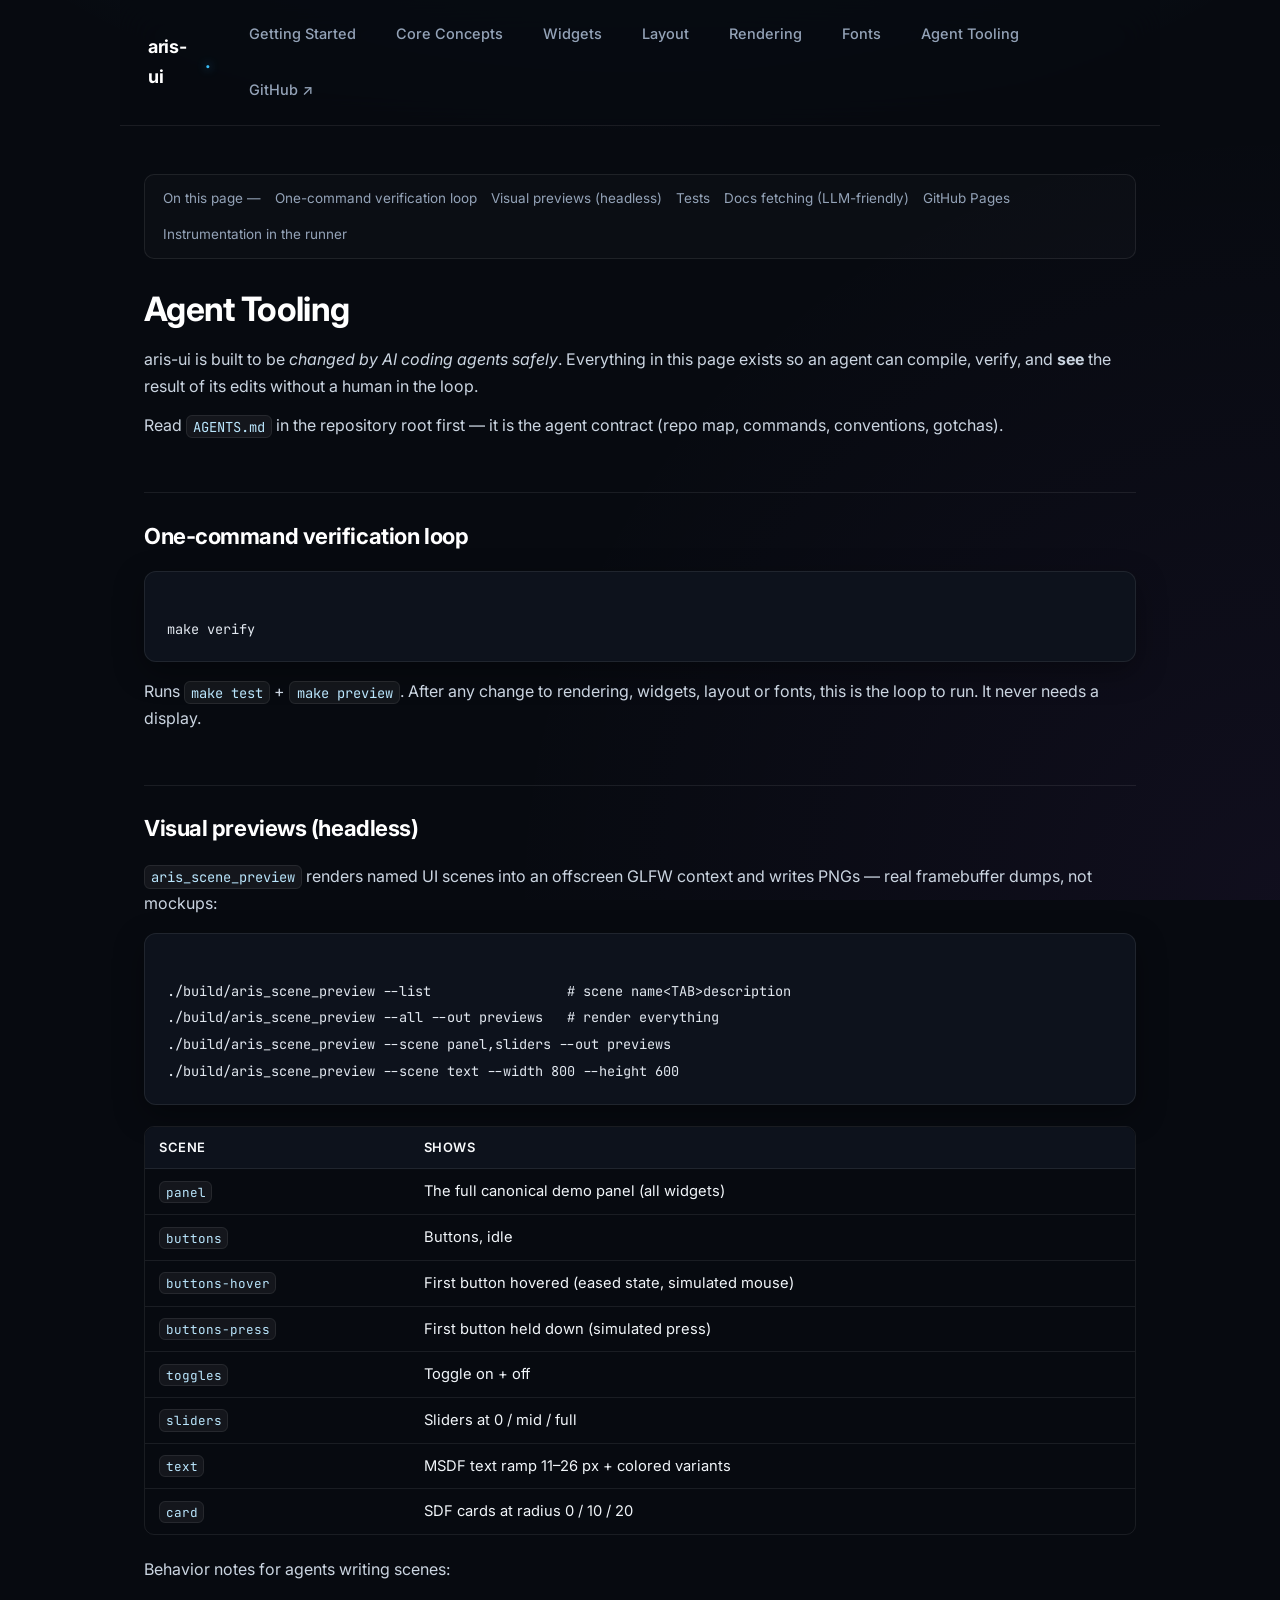
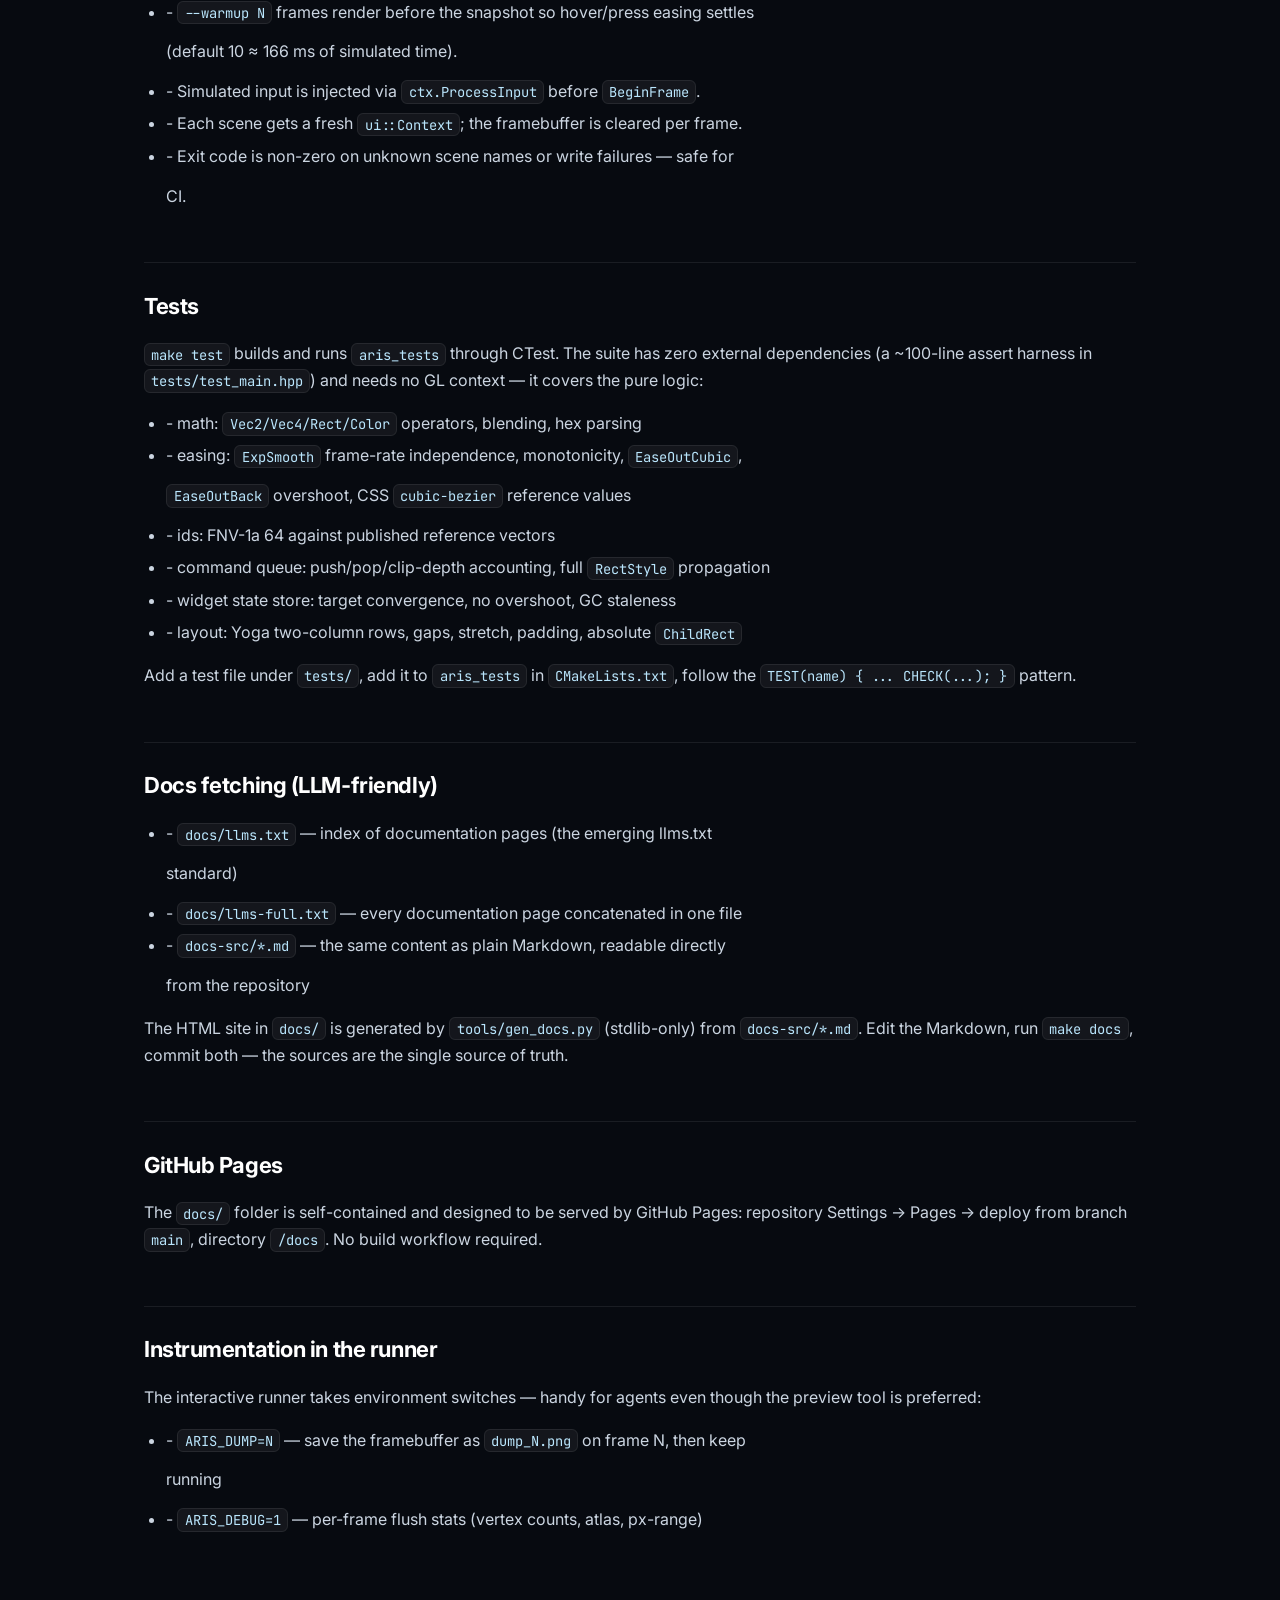
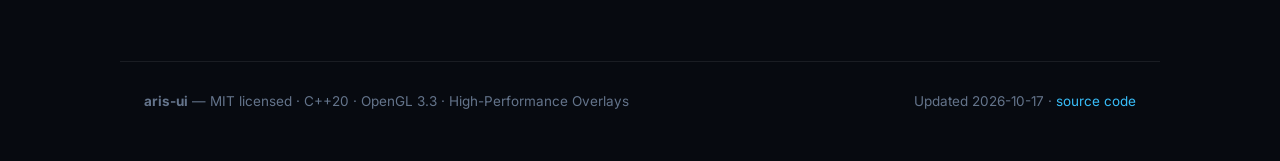
<file: docs/agent-tooling.html>
<!doctype html>
<html lang="en">
<head>
<meta charset="utf-8">
<meta name="viewport" content="width=device-width, initial-scale=1">
<title>Agent Tooling — aris-ui</title>
<meta name="description" content="aris-ui documentation — Agent Tooling">
<link rel="stylesheet" href="style.css">
</head>
<body>
<header class="site">
  <a class="logo" href="index.html">aris-ui<span class="dot">.</span></a>
  <nav>
    <a href="getting-started.html">Getting Started</a><a href="core-concepts.html">Core Concepts</a><a href="widgets.html">Widgets</a><a href="layout.html">Layout</a><a href="rendering.html">Rendering</a><a href="fonts.html">Fonts</a><a href="agent-tooling.html">Agent Tooling</a>
    <a href="https://github.com/naczo5/aris-ui" target="_blank" rel="noopener">GitHub ↗</a>
  </nav>
</header>
<main class="site">
<div class="toc">On this page — <a href="#one-command-verification-loop">One-command verification loop</a> <a href="#visual-previews-headless">Visual previews (headless)</a> <a href="#tests">Tests</a> <a href="#docs-fetching-llm-friendly">Docs fetching (LLM-friendly)</a> <a href="#github-pages">GitHub Pages</a> <a href="#instrumentation-in-the-runner">Instrumentation in the runner</a></div>
<h1>Agent Tooling</h1>
<p>aris-ui is built to be <em>changed by AI coding agents safely</em>. Everything in this page exists so an agent can compile, verify, and <strong>see</strong> the result of its edits without a human in the loop.</p>
<p>Read <code>AGENTS.md</code> in the repository root first — it is the agent contract (repo map, commands, conventions, gotchas).</p>
<h2 id="one-command-verification-loop">One-command verification loop</h2>
<pre><code>
make verify
</code></pre>
<p>Runs <code>make test</code> + <code>make preview</code>. After any change to rendering, widgets, layout or fonts, this is the loop to run. It never needs a display.</p>
<h2 id="visual-previews-headless">Visual previews (headless)</h2>
<p><code>aris_scene_preview</code> renders named UI scenes into an offscreen GLFW context and writes PNGs — real framebuffer dumps, not mockups:</p>
<pre><code>
./build/aris_scene_preview --list                 # scene name&lt;TAB&gt;description
./build/aris_scene_preview --all --out previews   # render everything
./build/aris_scene_preview --scene panel,sliders --out previews
./build/aris_scene_preview --scene text --width 800 --height 600
</code></pre>
<table>
<tr><th>Scene</th><th>Shows</th></tr>
<tr><td><code>panel</code></td><td>The full canonical demo panel (all widgets)</td></tr>
<tr><td><code>buttons</code></td><td>Buttons, idle</td></tr>
<tr><td><code>buttons-hover</code></td><td>First button hovered (eased state, simulated mouse)</td></tr>
<tr><td><code>buttons-press</code></td><td>First button held down (simulated press)</td></tr>
<tr><td><code>toggles</code></td><td>Toggle on + off</td></tr>
<tr><td><code>sliders</code></td><td>Sliders at 0 / mid / full</td></tr>
<tr><td><code>text</code></td><td>MSDF text ramp 11–26 px + colored variants</td></tr>
<tr><td><code>card</code></td><td>SDF cards at radius 0 / 10 / 20</td></tr>
</table>
<p>Behavior notes for agents writing scenes:</p>
<ul>
<li>- <code>--warmup N</code> frames render before the snapshot so hover/press easing settles</li>
<p>(default 10 ≈ 166 ms of simulated time).</p>
<li>- Simulated input is injected via <code>ctx.ProcessInput</code> before <code>BeginFrame</code>.</li>
<li>- Each scene gets a fresh <code>ui::Context</code>; the framebuffer is cleared per frame.</li>
<li>- Exit code is non-zero on unknown scene names or write failures — safe for</li>
<p>CI.</p>
</ul>
<h2 id="tests">Tests</h2>
<p><code>make test</code> builds and runs <code>aris_tests</code> through CTest. The suite has zero external dependencies (a ~100-line assert harness in <code>tests/test_main.hpp</code>) and needs no GL context — it covers the pure logic:</p>
<ul>
<li>- math: <code>Vec2/Vec4/Rect/Color</code> operators, blending, hex parsing</li>
<li>- easing: <code>ExpSmooth</code> frame-rate independence, monotonicity, <code>EaseOutCubic</code>,</li>
<p><code>EaseOutBack</code> overshoot, CSS <code>cubic-bezier</code> reference values</p>
<li>- ids: FNV-1a 64 against published reference vectors</li>
<li>- command queue: push/pop/clip-depth accounting, full <code>RectStyle</code> propagation</li>
<li>- widget state store: target convergence, no overshoot, GC staleness</li>
<li>- layout: Yoga two-column rows, gaps, stretch, padding, absolute <code>ChildRect</code></li>
</ul>
<p>Add a test file under <code>tests/</code>, add it to <code>aris_tests</code> in <code>CMakeLists.txt</code>, follow the <code>TEST(name) { ... CHECK(...); }</code> pattern.</p>
<h2 id="docs-fetching-llm-friendly">Docs fetching (LLM-friendly)</h2>
<ul>
<li>- <code>docs/llms.txt</code> — index of documentation pages (the emerging llms.txt</li>
<p>standard)</p>
<li>- <code>docs/llms-full.txt</code> — every documentation page concatenated in one file</li>
<li>- <code>docs-src/*.md</code> — the same content as plain Markdown, readable directly</li>
<p>from the repository</p>
</ul>
<p>The HTML site in <code>docs/</code> is generated by <code>tools/gen_docs.py</code> (stdlib-only) from <code>docs-src/*.md</code>. Edit the Markdown, run <code>make docs</code>, commit both — the sources are the single source of truth.</p>
<h2 id="github-pages">GitHub Pages</h2>
<p>The <code>docs/</code> folder is self-contained and designed to be served by GitHub Pages: repository Settings → Pages → deploy from branch <code>main</code>, directory <code>/docs</code>. No build workflow required.</p>
<h2 id="instrumentation-in-the-runner">Instrumentation in the runner</h2>
<p>The interactive runner takes environment switches — handy for agents even though the preview tool is preferred:</p>
<ul>
<li>- <code>ARIS_DUMP=N</code> — save the framebuffer as <code>dump_N.png</code> on frame N, then keep</li>
<p>running</p>
<li>- <code>ARIS_DEBUG=1</code> — per-frame flush stats (vertex counts, atlas, px-range)</li>
</ul>
</main>
<footer class="site">
  <span><b>aris-ui</b> — MIT licensed · C++20 · OpenGL 3.3 · High-Performance Overlays</span>
  <span>Updated 2026-10-17 · <a href="https://github.com/naczo5/aris-ui">source code</a></span>
</footer>
</body>
</html>
</file>
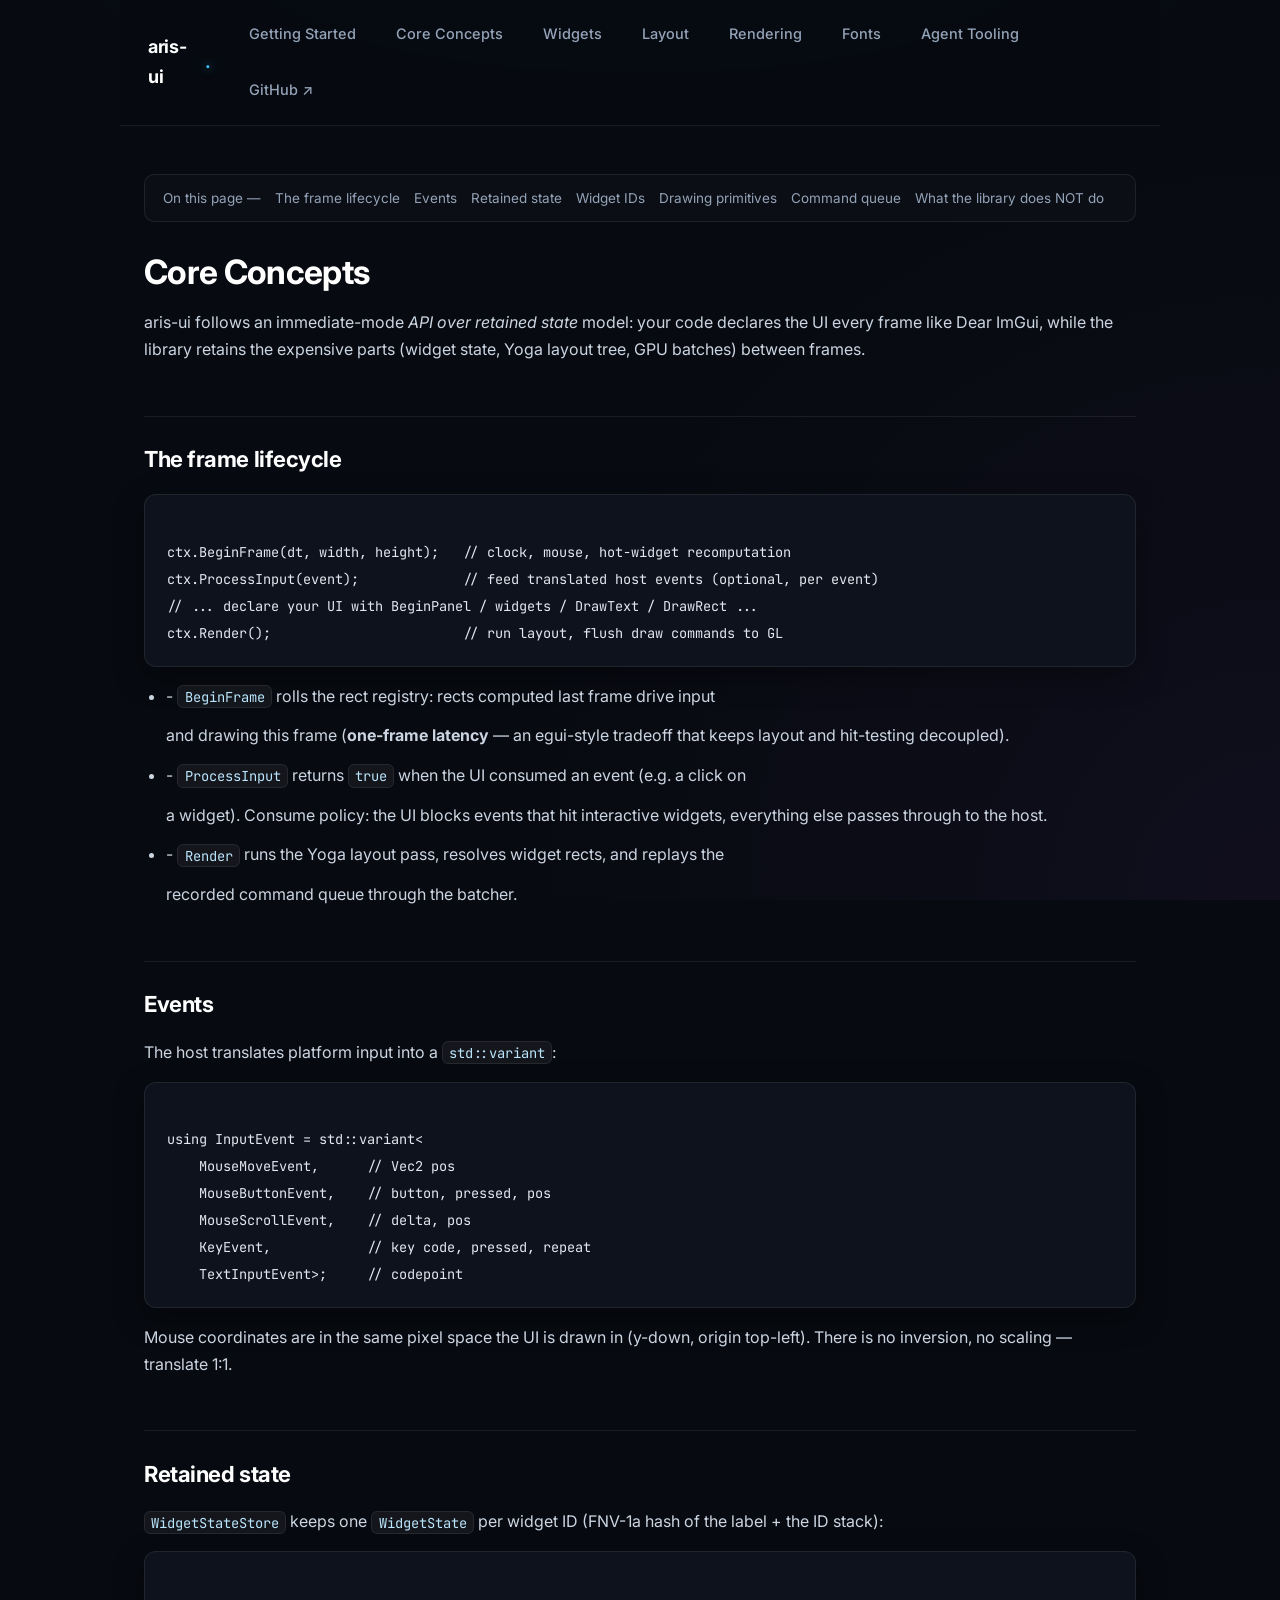
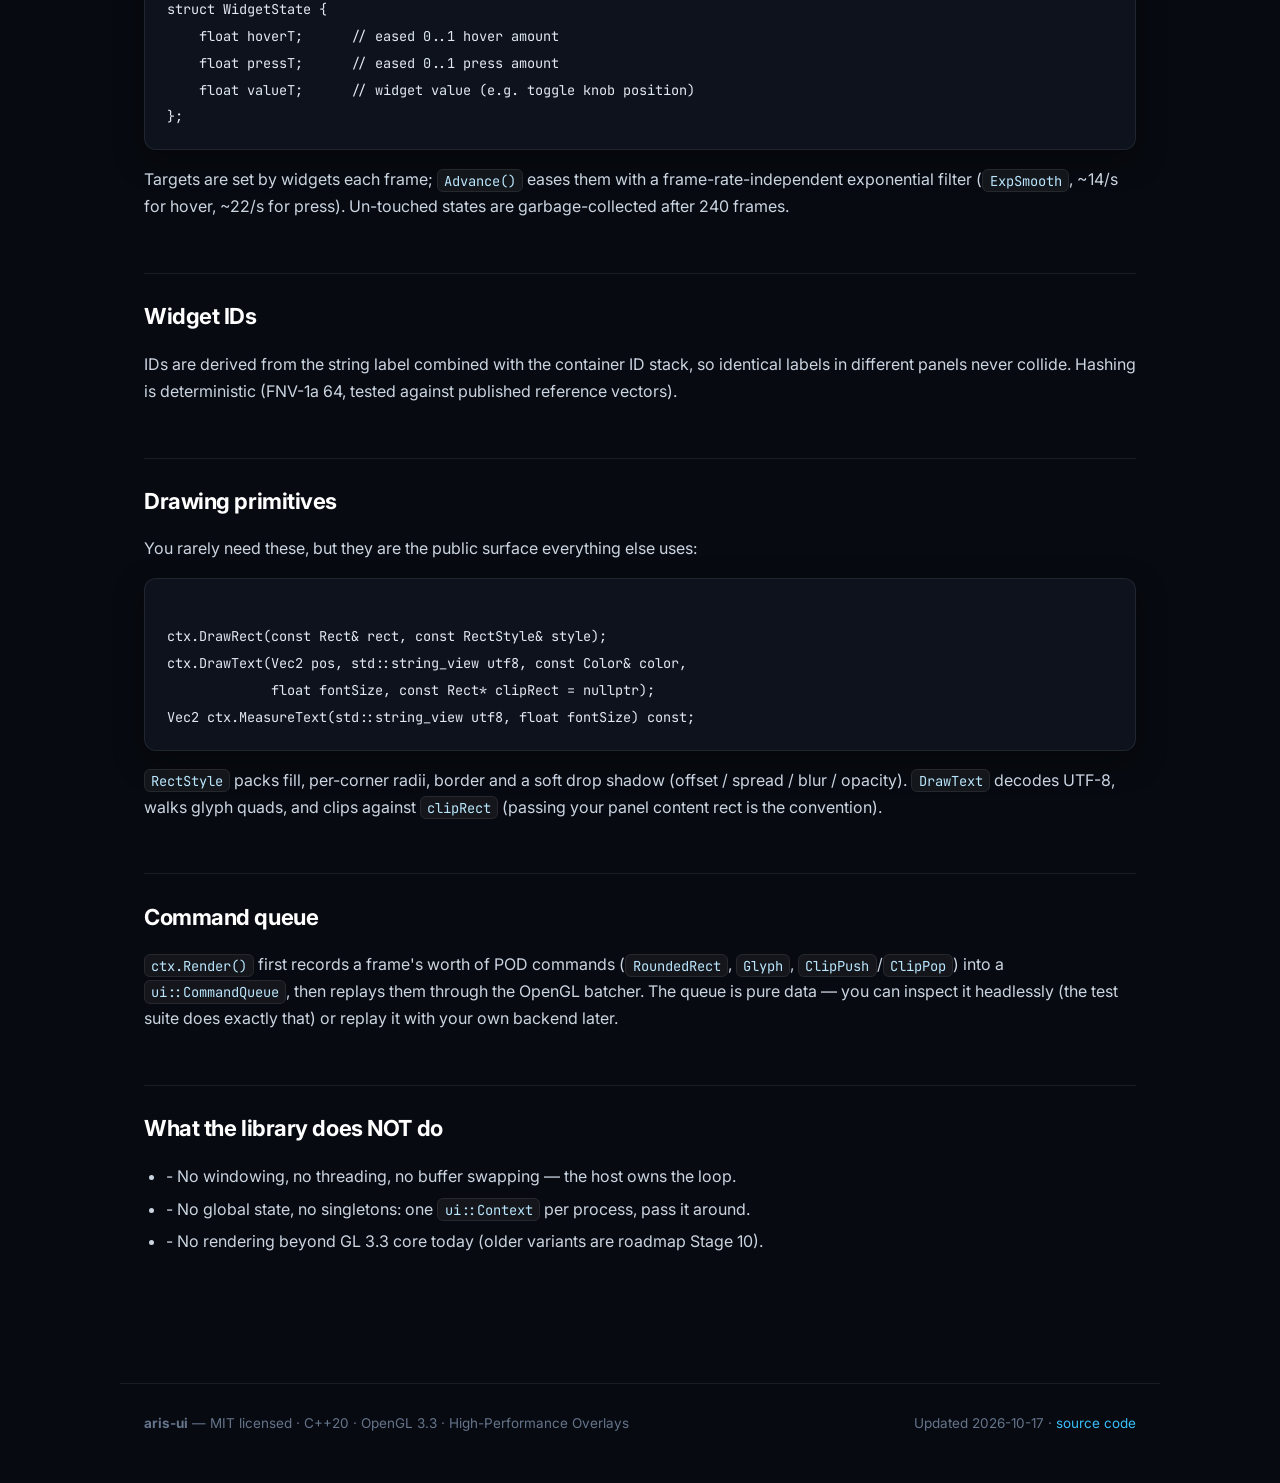
<file: docs/core-concepts.html>
<!doctype html>
<html lang="en">
<head>
<meta charset="utf-8">
<meta name="viewport" content="width=device-width, initial-scale=1">
<title>Core Concepts — aris-ui</title>
<meta name="description" content="aris-ui documentation — Core Concepts">
<link rel="stylesheet" href="style.css">
</head>
<body>
<header class="site">
  <a class="logo" href="index.html">aris-ui<span class="dot">.</span></a>
  <nav>
    <a href="getting-started.html">Getting Started</a><a href="core-concepts.html">Core Concepts</a><a href="widgets.html">Widgets</a><a href="layout.html">Layout</a><a href="rendering.html">Rendering</a><a href="fonts.html">Fonts</a><a href="agent-tooling.html">Agent Tooling</a>
    <a href="https://github.com/naczo5/aris-ui" target="_blank" rel="noopener">GitHub ↗</a>
  </nav>
</header>
<main class="site">
<div class="toc">On this page — <a href="#the-frame-lifecycle">The frame lifecycle</a> <a href="#events">Events</a> <a href="#retained-state">Retained state</a> <a href="#widget-ids">Widget IDs</a> <a href="#drawing-primitives">Drawing primitives</a> <a href="#command-queue">Command queue</a> <a href="#what-the-library-does-not-do">What the library does NOT do</a></div>
<h1>Core Concepts</h1>
<p>aris-ui follows an immediate-mode <em>API over retained state</em> model: your code declares the UI every frame like Dear ImGui, while the library retains the expensive parts (widget state, Yoga layout tree, GPU batches) between frames.</p>
<h2 id="the-frame-lifecycle">The frame lifecycle</h2>
<pre><code>
ctx.BeginFrame(dt, width, height);   // clock, mouse, hot-widget recomputation
ctx.ProcessInput(event);             // feed translated host events (optional, per event)
// ... declare your UI with BeginPanel / widgets / DrawText / DrawRect ...
ctx.Render();                        // run layout, flush draw commands to GL
</code></pre>
<ul>
<li>- <code>BeginFrame</code> rolls the rect registry: rects computed last frame drive input</li>
<p>and drawing this frame (<strong>one-frame latency</strong> — an egui-style tradeoff that keeps layout and hit-testing decoupled).</p>
<li>- <code>ProcessInput</code> returns <code>true</code> when the UI consumed an event (e.g. a click on</li>
<p>a widget). Consume policy: the UI blocks events that hit interactive widgets, everything else passes through to the host.</p>
<li>- <code>Render</code> runs the Yoga layout pass, resolves widget rects, and replays the</li>
<p>recorded command queue through the batcher.</p>
</ul>
<h2 id="events">Events</h2>
<p>The host translates platform input into a <code>std::variant</code>:</p>
<pre><code>
using InputEvent = std::variant&lt;
    MouseMoveEvent,      // Vec2 pos
    MouseButtonEvent,    // button, pressed, pos
    MouseScrollEvent,    // delta, pos
    KeyEvent,            // key code, pressed, repeat
    TextInputEvent&gt;;     // codepoint
</code></pre>
<p>Mouse coordinates are in the same pixel space the UI is drawn in (y-down, origin top-left). There is no inversion, no scaling — translate 1:1.</p>
<h2 id="retained-state">Retained state</h2>
<p><code>WidgetStateStore</code> keeps one <code>WidgetState</code> per widget ID (FNV-1a hash of the label + the ID stack):</p>
<pre><code>
struct WidgetState {
    float hoverT;      // eased 0..1 hover amount
    float pressT;      // eased 0..1 press amount
    float valueT;      // widget value (e.g. toggle knob position)
};
</code></pre>
<p>Targets are set by widgets each frame; <code>Advance()</code> eases them with a frame-rate-independent exponential filter (<code>ExpSmooth</code>, ~14/s for hover, ~22/s for press). Un-touched states are garbage-collected after 240 frames.</p>
<h2 id="widget-ids">Widget IDs</h2>
<p>IDs are derived from the string label combined with the container ID stack, so identical labels in different panels never collide. Hashing is deterministic (FNV-1a 64, tested against published reference vectors).</p>
<h2 id="drawing-primitives">Drawing primitives</h2>
<p>You rarely need these, but they are the public surface everything else uses:</p>
<pre><code>
ctx.DrawRect(const Rect&amp; rect, const RectStyle&amp; style);
ctx.DrawText(Vec2 pos, std::string_view utf8, const Color&amp; color,
             float fontSize, const Rect* clipRect = nullptr);
Vec2 ctx.MeasureText(std::string_view utf8, float fontSize) const;
</code></pre>
<p><code>RectStyle</code> packs fill, per-corner radii, border and a soft drop shadow (offset / spread / blur / opacity). <code>DrawText</code> decodes UTF-8, walks glyph quads, and clips against <code>clipRect</code> (passing your panel content rect is the convention).</p>
<h2 id="command-queue">Command queue</h2>
<p><code>ctx.Render()</code> first records a frame&#x27;s worth of POD commands (<code>RoundedRect</code>, <code>Glyph</code>, <code>ClipPush</code>/<code>ClipPop</code>) into a <code>ui::CommandQueue</code>, then replays them through the OpenGL batcher. The queue is pure data — you can inspect it headlessly (the test suite does exactly that) or replay it with your own backend later.</p>
<h2 id="what-the-library-does-not-do">What the library does NOT do</h2>
<ul>
<li>- No windowing, no threading, no buffer swapping — the host owns the loop.</li>
<li>- No global state, no singletons: one <code>ui::Context</code> per process, pass it around.</li>
<li>- No rendering beyond GL 3.3 core today (older variants are roadmap Stage 10).</li>
</ul>
</main>
<footer class="site">
  <span><b>aris-ui</b> — MIT licensed · C++20 · OpenGL 3.3 · High-Performance Overlays</span>
  <span>Updated 2026-10-17 · <a href="https://github.com/naczo5/aris-ui">source code</a></span>
</footer>
</body>
</html>
</file>
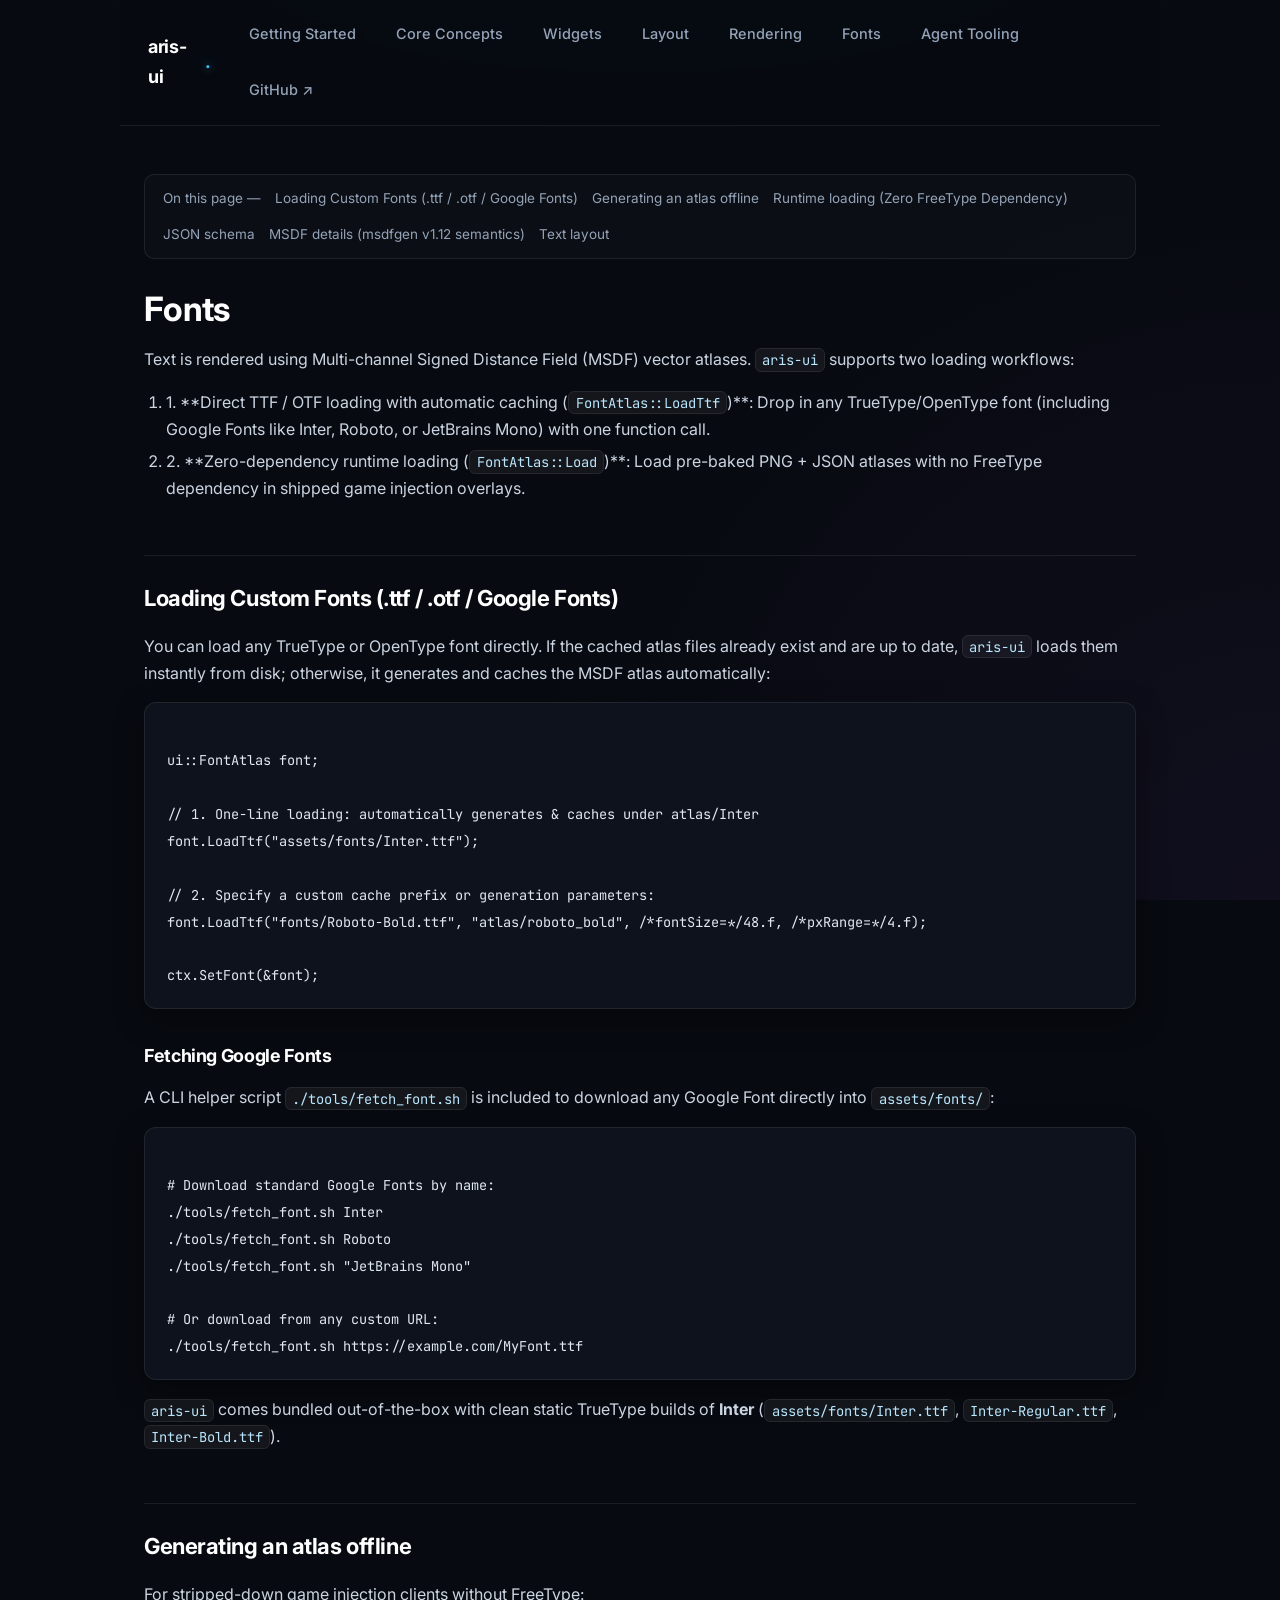
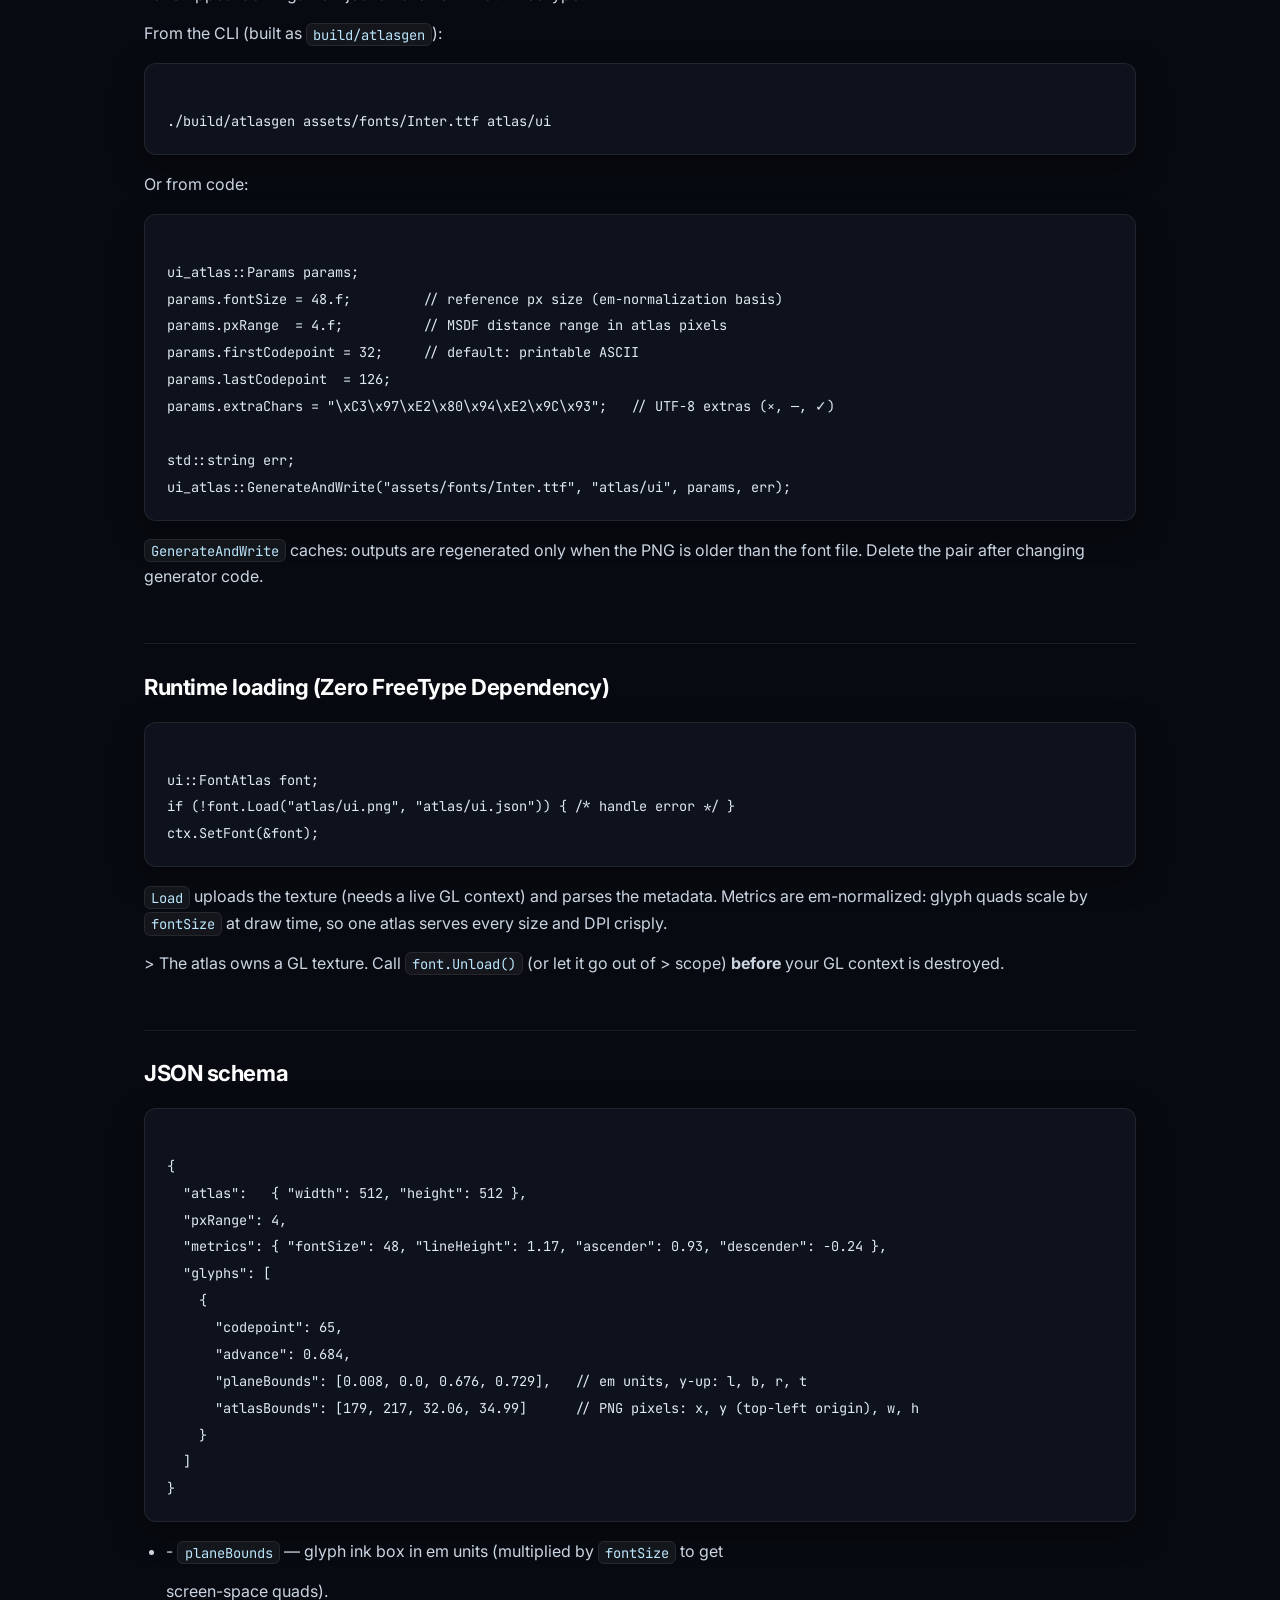
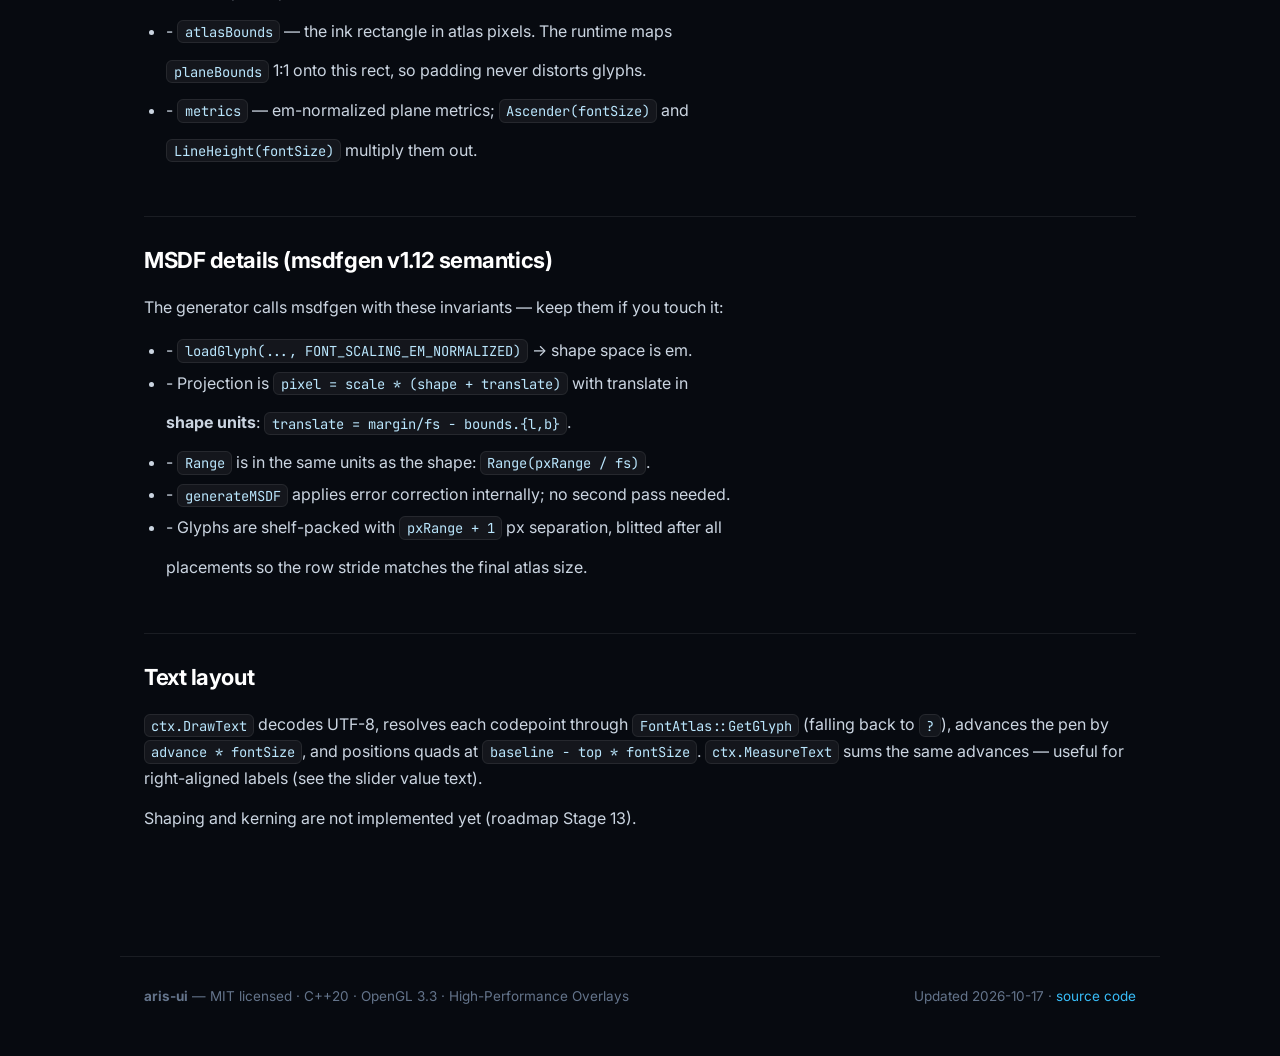
<file: docs/fonts.html>
<!doctype html>
<html lang="en">
<head>
<meta charset="utf-8">
<meta name="viewport" content="width=device-width, initial-scale=1">
<title>Fonts — aris-ui</title>
<meta name="description" content="aris-ui documentation — Fonts">
<link rel="stylesheet" href="style.css">
</head>
<body>
<header class="site">
  <a class="logo" href="index.html">aris-ui<span class="dot">.</span></a>
  <nav>
    <a href="getting-started.html">Getting Started</a><a href="core-concepts.html">Core Concepts</a><a href="widgets.html">Widgets</a><a href="layout.html">Layout</a><a href="rendering.html">Rendering</a><a href="fonts.html">Fonts</a><a href="agent-tooling.html">Agent Tooling</a>
    <a href="https://github.com/naczo5/aris-ui" target="_blank" rel="noopener">GitHub ↗</a>
  </nav>
</header>
<main class="site">
<div class="toc">On this page — <a href="#loading-custom-fonts-ttf-otf-google-fonts">Loading Custom Fonts (.ttf / .otf / Google Fonts)</a> <a href="#generating-an-atlas-offline">Generating an atlas offline</a> <a href="#runtime-loading-zero-freetype-dependency">Runtime loading (Zero FreeType Dependency)</a> <a href="#json-schema">JSON schema</a> <a href="#msdf-details-msdfgen-v1-12-semantics">MSDF details (msdfgen v1.12 semantics)</a> <a href="#text-layout">Text layout</a></div>
<h1>Fonts</h1>
<p>Text is rendered using Multi-channel Signed Distance Field (MSDF) vector atlases. <code>aris-ui</code> supports two loading workflows:</p>
<ol>
<li>1. **Direct TTF / OTF loading with automatic caching (<code>FontAtlas::LoadTtf</code>)**: Drop in any TrueType/OpenType font (including Google Fonts like Inter, Roboto, or JetBrains Mono) with one function call.</li>
<li>2. **Zero-dependency runtime loading (<code>FontAtlas::Load</code>)**: Load pre-baked PNG + JSON atlases with no FreeType dependency in shipped game injection overlays.</li>
</ol>
<h2 id="loading-custom-fonts-ttf-otf-google-fonts">Loading Custom Fonts (.ttf / .otf / Google Fonts)</h2>
<p>You can load any TrueType or OpenType font directly. If the cached atlas files already exist and are up to date, <code>aris-ui</code> loads them instantly from disk; otherwise, it generates and caches the MSDF atlas automatically:</p>
<pre><code>
ui::FontAtlas font;

// 1. One-line loading: automatically generates &amp; caches under atlas/Inter
font.LoadTtf(&quot;assets/fonts/Inter.ttf&quot;);

// 2. Specify a custom cache prefix or generation parameters:
font.LoadTtf(&quot;fonts/Roboto-Bold.ttf&quot;, &quot;atlas/roboto_bold&quot;, /*fontSize=*/48.f, /*pxRange=*/4.f);

ctx.SetFont(&amp;font);
</code></pre>
<h3>Fetching Google Fonts</h3>
<p>A CLI helper script <code>./tools/fetch_font.sh</code> is included to download any Google Font directly into <code>assets/fonts/</code>:</p>
<pre><code>
# Download standard Google Fonts by name:
./tools/fetch_font.sh Inter
./tools/fetch_font.sh Roboto
./tools/fetch_font.sh &quot;JetBrains Mono&quot;

# Or download from any custom URL:
./tools/fetch_font.sh https://example.com/MyFont.ttf
</code></pre>
<p><code>aris-ui</code> comes bundled out-of-the-box with clean static TrueType builds of <strong>Inter</strong> (<code>assets/fonts/Inter.ttf</code>, <code>Inter-Regular.ttf</code>, <code>Inter-Bold.ttf</code>).</p>
<h2 id="generating-an-atlas-offline">Generating an atlas offline</h2>
<p>For stripped-down game injection clients without FreeType:</p>
<p>From the CLI (built as <code>build/atlasgen</code>):</p>
<pre><code>
./build/atlasgen assets/fonts/Inter.ttf atlas/ui
</code></pre>
<p>Or from code:</p>
<pre><code>
ui_atlas::Params params;
params.fontSize = 48.f;         // reference px size (em-normalization basis)
params.pxRange  = 4.f;          // MSDF distance range in atlas pixels
params.firstCodepoint = 32;     // default: printable ASCII
params.lastCodepoint  = 126;
params.extraChars = &quot;\xC3\x97\xE2\x80\x94\xE2\x9C\x93&quot;;   // UTF-8 extras (×, —, ✓)

std::string err;
ui_atlas::GenerateAndWrite(&quot;assets/fonts/Inter.ttf&quot;, &quot;atlas/ui&quot;, params, err);
</code></pre>
<p><code>GenerateAndWrite</code> caches: outputs are regenerated only when the PNG is older than the font file. Delete the pair after changing generator code.</p>
<h2 id="runtime-loading-zero-freetype-dependency">Runtime loading (Zero FreeType Dependency)</h2>
<pre><code>
ui::FontAtlas font;
if (!font.Load(&quot;atlas/ui.png&quot;, &quot;atlas/ui.json&quot;)) { /* handle error */ }
ctx.SetFont(&amp;font);
</code></pre>
<p><code>Load</code> uploads the texture (needs a live GL context) and parses the metadata. Metrics are em-normalized: glyph quads scale by <code>fontSize</code> at draw time, so one atlas serves every size and DPI crisply.</p>
<p>&gt; The atlas owns a GL texture. Call <code>font.Unload()</code> (or let it go out of &gt; scope) <strong>before</strong> your GL context is destroyed.</p>
<h2 id="json-schema">JSON schema</h2>
<pre><code>
{
  &quot;atlas&quot;:   { &quot;width&quot;: 512, &quot;height&quot;: 512 },
  &quot;pxRange&quot;: 4,
  &quot;metrics&quot;: { &quot;fontSize&quot;: 48, &quot;lineHeight&quot;: 1.17, &quot;ascender&quot;: 0.93, &quot;descender&quot;: -0.24 },
  &quot;glyphs&quot;: [
    {
      &quot;codepoint&quot;: 65,
      &quot;advance&quot;: 0.684,
      &quot;planeBounds&quot;: [0.008, 0.0, 0.676, 0.729],   // em units, y-up: l, b, r, t
      &quot;atlasBounds&quot;: [179, 217, 32.06, 34.99]      // PNG pixels: x, y (top-left origin), w, h
    }
  ]
}
</code></pre>
<ul>
<li>- <code>planeBounds</code> — glyph ink box in em units (multiplied by <code>fontSize</code> to get</li>
<p>screen-space quads).</p>
<li>- <code>atlasBounds</code> — the ink rectangle in atlas pixels. The runtime maps</li>
<p><code>planeBounds</code> 1:1 onto this rect, so padding never distorts glyphs.</p>
<li>- <code>metrics</code> — em-normalized plane metrics; <code>Ascender(fontSize)</code> and</li>
<p><code>LineHeight(fontSize)</code> multiply them out.</p>
</ul>
<h2 id="msdf-details-msdfgen-v1-12-semantics">MSDF details (msdfgen v1.12 semantics)</h2>
<p>The generator calls msdfgen with these invariants — keep them if you touch it:</p>
<ul>
<li>- <code>loadGlyph(..., FONT_SCALING_EM_NORMALIZED)</code> → shape space is em.</li>
<li>- Projection is <code>pixel = scale * (shape + translate)</code> with translate in</li>
<p><strong>shape units</strong>: <code>translate = margin/fs - bounds.{l,b}</code>.</p>
<li>- <code>Range</code> is in the same units as the shape: <code>Range(pxRange / fs)</code>.</li>
<li>- <code>generateMSDF</code> applies error correction internally; no second pass needed.</li>
<li>- Glyphs are shelf-packed with <code>pxRange + 1</code> px separation, blitted after all</li>
<p>placements so the row stride matches the final atlas size.</p>
</ul>
<h2 id="text-layout">Text layout</h2>
<p><code>ctx.DrawText</code> decodes UTF-8, resolves each codepoint through <code>FontAtlas::GetGlyph</code> (falling back to <code>?</code>), advances the pen by <code>advance * fontSize</code>, and positions quads at <code>baseline - top * fontSize</code>. <code>ctx.MeasureText</code> sums the same advances — useful for right-aligned labels (see the slider value text).</p>
<p>Shaping and kerning are not implemented yet (roadmap Stage 13).</p>
</main>
<footer class="site">
  <span><b>aris-ui</b> — MIT licensed · C++20 · OpenGL 3.3 · High-Performance Overlays</span>
  <span>Updated 2026-10-17 · <a href="https://github.com/naczo5/aris-ui">source code</a></span>
</footer>
</body>
</html>
</file>
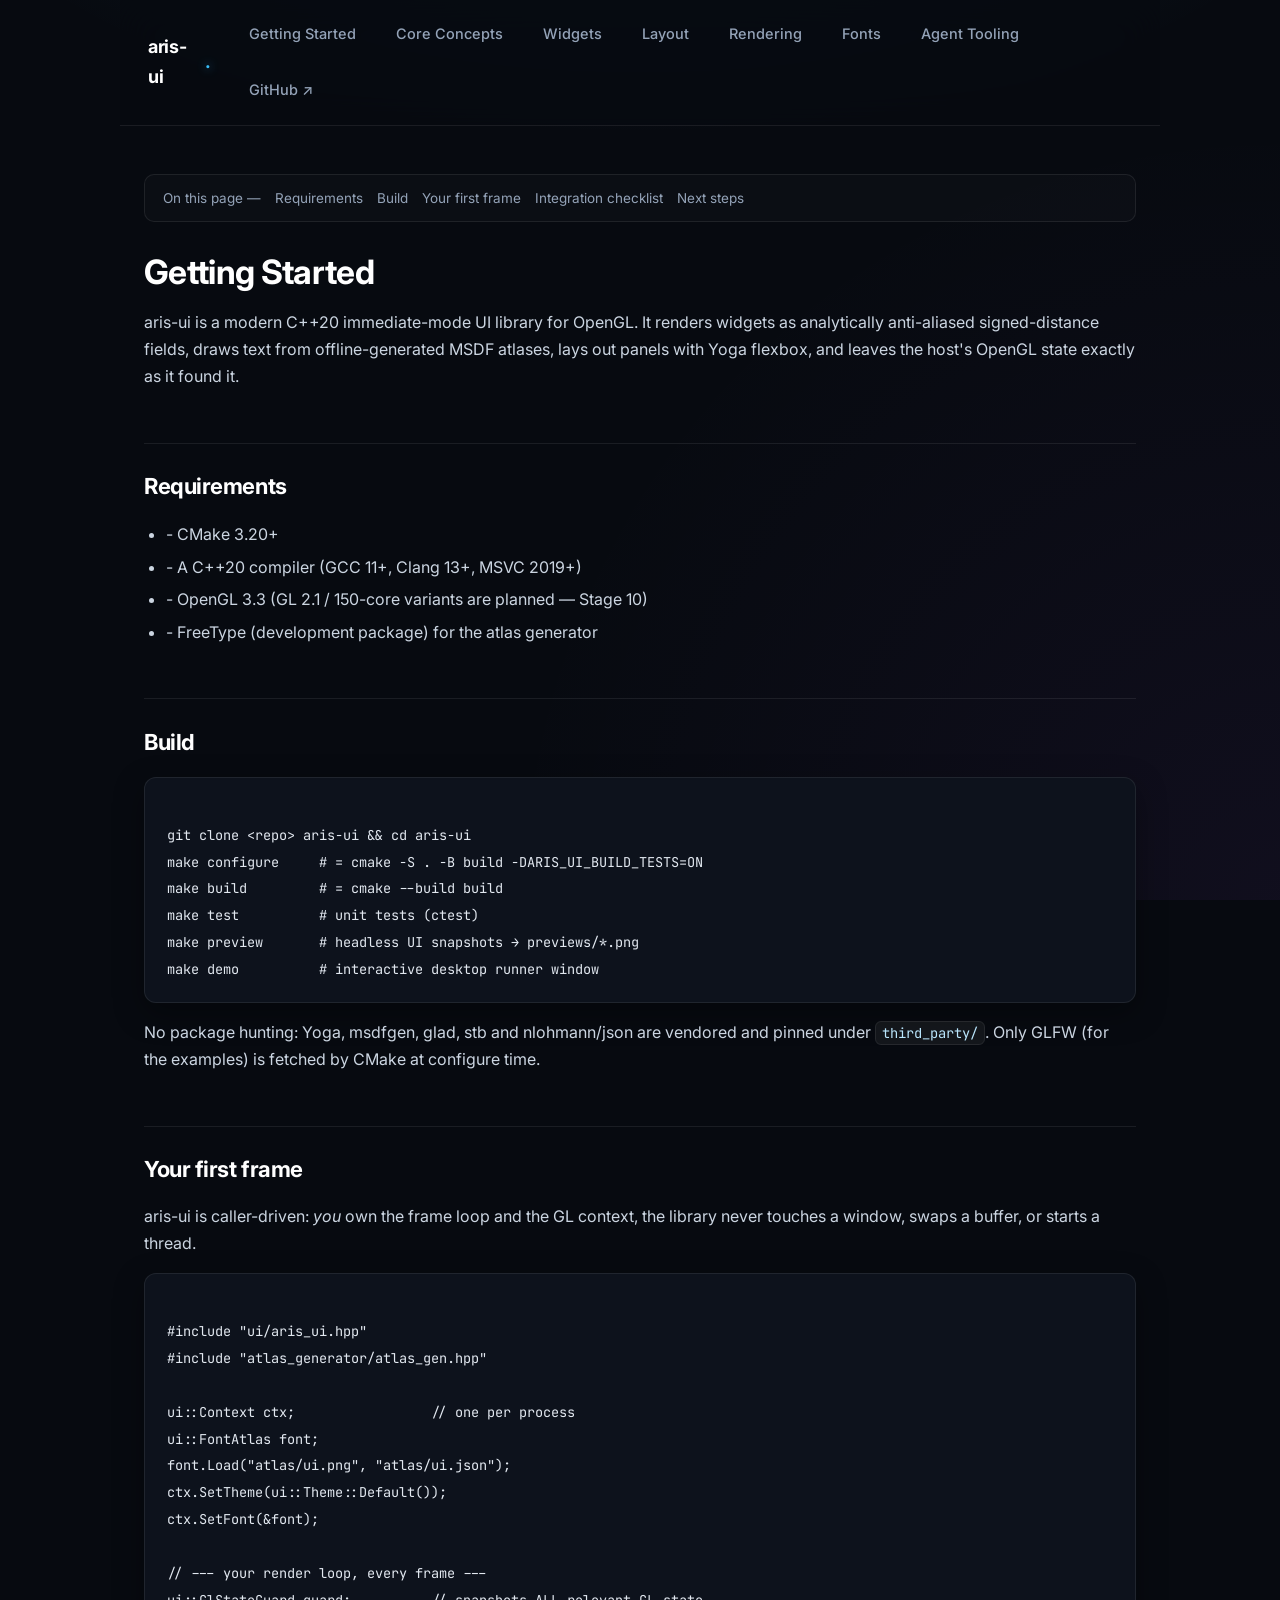
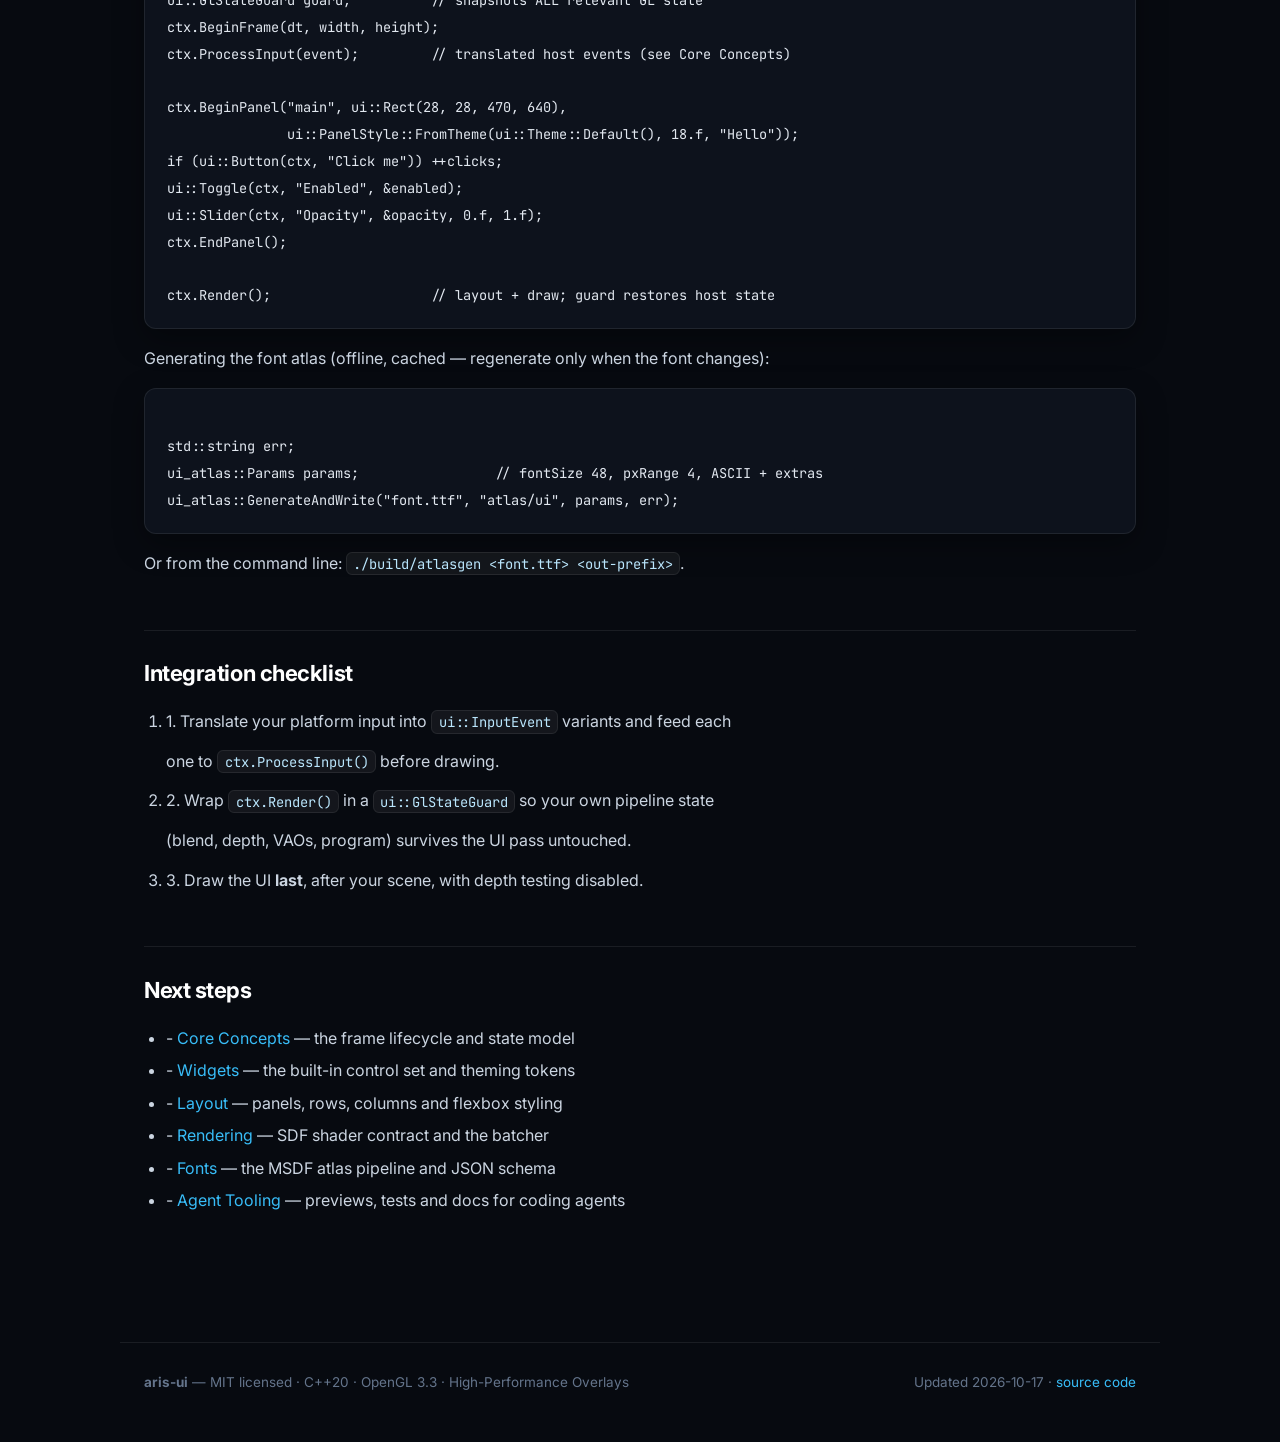
<file: docs/getting-started.html>
<!doctype html>
<html lang="en">
<head>
<meta charset="utf-8">
<meta name="viewport" content="width=device-width, initial-scale=1">
<title>Getting Started — aris-ui</title>
<meta name="description" content="aris-ui documentation — Getting Started">
<link rel="stylesheet" href="style.css">
</head>
<body>
<header class="site">
  <a class="logo" href="index.html">aris-ui<span class="dot">.</span></a>
  <nav>
    <a href="getting-started.html">Getting Started</a><a href="core-concepts.html">Core Concepts</a><a href="widgets.html">Widgets</a><a href="layout.html">Layout</a><a href="rendering.html">Rendering</a><a href="fonts.html">Fonts</a><a href="agent-tooling.html">Agent Tooling</a>
    <a href="https://github.com/naczo5/aris-ui" target="_blank" rel="noopener">GitHub ↗</a>
  </nav>
</header>
<main class="site">
<div class="toc">On this page — <a href="#requirements">Requirements</a> <a href="#build">Build</a> <a href="#your-first-frame">Your first frame</a> <a href="#integration-checklist">Integration checklist</a> <a href="#next-steps">Next steps</a></div>
<h1>Getting Started</h1>
<p>aris-ui is a modern C++20 immediate-mode UI library for OpenGL. It renders widgets as analytically anti-aliased signed-distance fields, draws text from offline-generated MSDF atlases, lays out panels with Yoga flexbox, and leaves the host&#x27;s OpenGL state exactly as it found it.</p>
<h2 id="requirements">Requirements</h2>
<ul>
<li>- CMake 3.20+</li>
<li>- A C++20 compiler (GCC 11+, Clang 13+, MSVC 2019+)</li>
<li>- OpenGL 3.3 (GL 2.1 / 150-core variants are planned — Stage 10)</li>
<li>- FreeType (development package) for the atlas generator</li>
</ul>
<h2 id="build">Build</h2>
<pre><code>
git clone &lt;repo&gt; aris-ui &amp;&amp; cd aris-ui
make configure     # = cmake -S . -B build -DARIS_UI_BUILD_TESTS=ON
make build         # = cmake --build build
make test          # unit tests (ctest)
make preview       # headless UI snapshots → previews/*.png
make demo          # interactive desktop runner window
</code></pre>
<p>No package hunting: Yoga, msdfgen, glad, stb and nlohmann/json are vendored and pinned under <code>third_party/</code>. Only GLFW (for the examples) is fetched by CMake at configure time.</p>
<h2 id="your-first-frame">Your first frame</h2>
<p>aris-ui is caller-driven: <em>you</em> own the frame loop and the GL context, the library never touches a window, swaps a buffer, or starts a thread.</p>
<pre><code>
#include &quot;ui/aris_ui.hpp&quot;
#include &quot;atlas_generator/atlas_gen.hpp&quot;

ui::Context ctx;                 // one per process
ui::FontAtlas font;
font.Load(&quot;atlas/ui.png&quot;, &quot;atlas/ui.json&quot;);
ctx.SetTheme(ui::Theme::Default());
ctx.SetFont(&amp;font);

// --- your render loop, every frame ---
ui::GlStateGuard guard;          // snapshots ALL relevant GL state
ctx.BeginFrame(dt, width, height);
ctx.ProcessInput(event);         // translated host events (see Core Concepts)

ctx.BeginPanel(&quot;main&quot;, ui::Rect(28, 28, 470, 640),
               ui::PanelStyle::FromTheme(ui::Theme::Default(), 18.f, &quot;Hello&quot;));
if (ui::Button(ctx, &quot;Click me&quot;)) ++clicks;
ui::Toggle(ctx, &quot;Enabled&quot;, &amp;enabled);
ui::Slider(ctx, &quot;Opacity&quot;, &amp;opacity, 0.f, 1.f);
ctx.EndPanel();

ctx.Render();                    // layout + draw; guard restores host state
</code></pre>
<p>Generating the font atlas (offline, cached — regenerate only when the font changes):</p>
<pre><code>
std::string err;
ui_atlas::Params params;                 // fontSize 48, pxRange 4, ASCII + extras
ui_atlas::GenerateAndWrite(&quot;font.ttf&quot;, &quot;atlas/ui&quot;, params, err);
</code></pre>
<p>Or from the command line: <code>./build/atlasgen &lt;font.ttf&gt; &lt;out-prefix&gt;</code>.</p>
<h2 id="integration-checklist">Integration checklist</h2>
<ol>
<li>1. Translate your platform input into <code>ui::InputEvent</code> variants and feed each</li>
<p>one to <code>ctx.ProcessInput()</code> before drawing.</p>
<li>2. Wrap <code>ctx.Render()</code> in a <code>ui::GlStateGuard</code> so your own pipeline state</li>
<p>(blend, depth, VAOs, program) survives the UI pass untouched.</p>
<li>3. Draw the UI <strong>last</strong>, after your scene, with depth testing disabled.</li>
</ol>
<h2 id="next-steps">Next steps</h2>
<ul>
<li>- <a href="core-concepts.html">Core Concepts</a> — the frame lifecycle and state model</li>
<li>- <a href="widgets.html">Widgets</a> — the built-in control set and theming tokens</li>
<li>- <a href="layout.html">Layout</a> — panels, rows, columns and flexbox styling</li>
<li>- <a href="rendering.html">Rendering</a> — SDF shader contract and the batcher</li>
<li>- <a href="fonts.html">Fonts</a> — the MSDF atlas pipeline and JSON schema</li>
<li>- <a href="agent-tooling.html">Agent Tooling</a> — previews, tests and docs for coding agents</li>
</ul>
</main>
<footer class="site">
  <span><b>aris-ui</b> — MIT licensed · C++20 · OpenGL 3.3 · High-Performance Overlays</span>
  <span>Updated 2026-10-17 · <a href="https://github.com/naczo5/aris-ui">source code</a></span>
</footer>
</body>
</html>
</file>
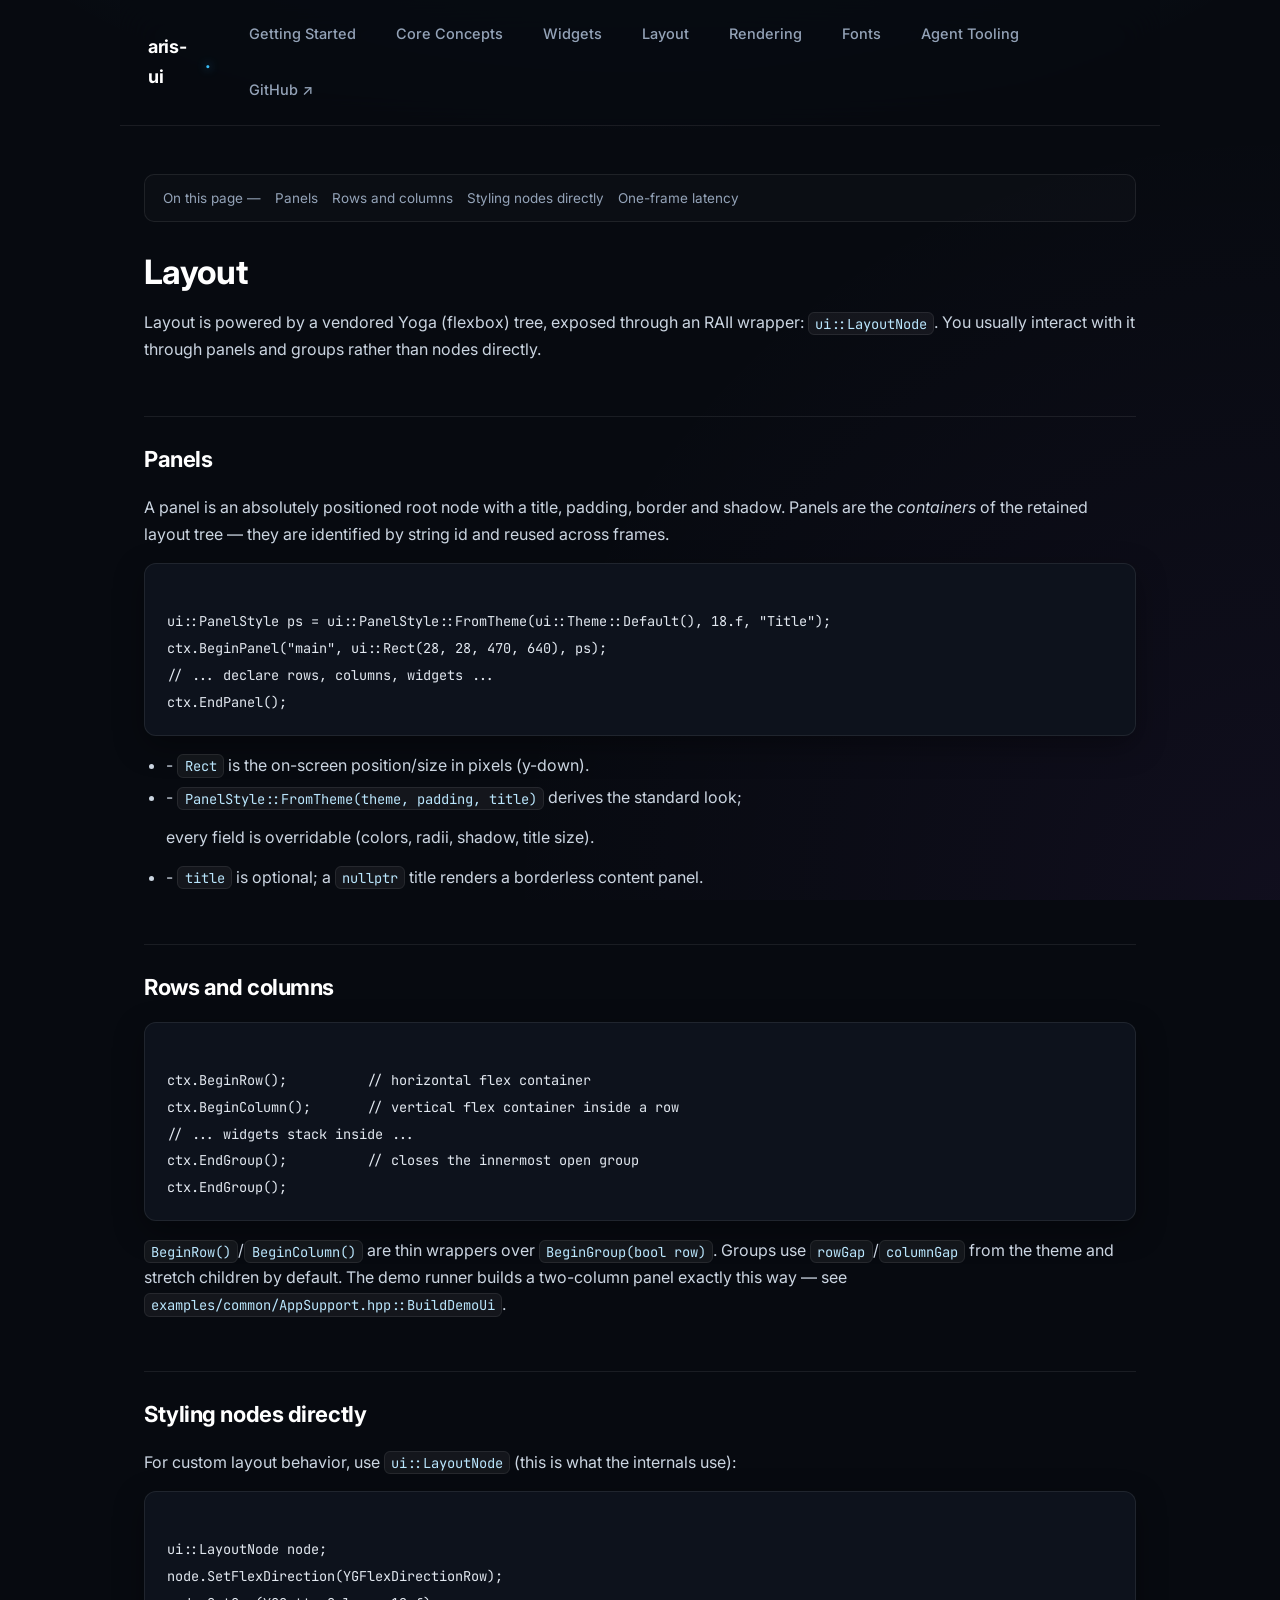
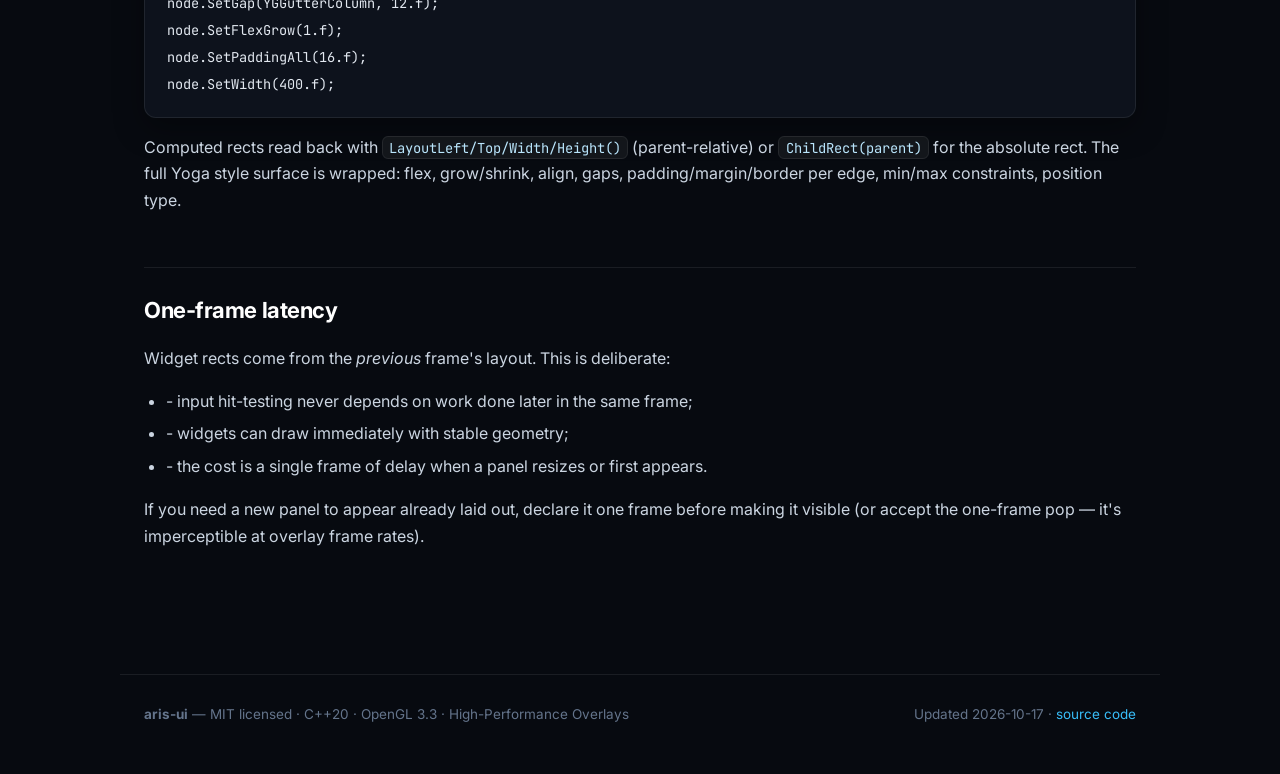
<file: docs/layout.html>
<!doctype html>
<html lang="en">
<head>
<meta charset="utf-8">
<meta name="viewport" content="width=device-width, initial-scale=1">
<title>Layout — aris-ui</title>
<meta name="description" content="aris-ui documentation — Layout">
<link rel="stylesheet" href="style.css">
</head>
<body>
<header class="site">
  <a class="logo" href="index.html">aris-ui<span class="dot">.</span></a>
  <nav>
    <a href="getting-started.html">Getting Started</a><a href="core-concepts.html">Core Concepts</a><a href="widgets.html">Widgets</a><a href="layout.html">Layout</a><a href="rendering.html">Rendering</a><a href="fonts.html">Fonts</a><a href="agent-tooling.html">Agent Tooling</a>
    <a href="https://github.com/naczo5/aris-ui" target="_blank" rel="noopener">GitHub ↗</a>
  </nav>
</header>
<main class="site">
<div class="toc">On this page — <a href="#panels">Panels</a> <a href="#rows-and-columns">Rows and columns</a> <a href="#styling-nodes-directly">Styling nodes directly</a> <a href="#one-frame-latency">One-frame latency</a></div>
<h1>Layout</h1>
<p>Layout is powered by a vendored Yoga (flexbox) tree, exposed through an RAII wrapper: <code>ui::LayoutNode</code>. You usually interact with it through panels and groups rather than nodes directly.</p>
<h2 id="panels">Panels</h2>
<p>A panel is an absolutely positioned root node with a title, padding, border and shadow. Panels are the <em>containers</em> of the retained layout tree — they are identified by string id and reused across frames.</p>
<pre><code>
ui::PanelStyle ps = ui::PanelStyle::FromTheme(ui::Theme::Default(), 18.f, &quot;Title&quot;);
ctx.BeginPanel(&quot;main&quot;, ui::Rect(28, 28, 470, 640), ps);
// ... declare rows, columns, widgets ...
ctx.EndPanel();
</code></pre>
<ul>
<li>- <code>Rect</code> is the on-screen position/size in pixels (y-down).</li>
<li>- <code>PanelStyle::FromTheme(theme, padding, title)</code> derives the standard look;</li>
<p>every field is overridable (colors, radii, shadow, title size).</p>
<li>- <code>title</code> is optional; a <code>nullptr</code> title renders a borderless content panel.</li>
</ul>
<h2 id="rows-and-columns">Rows and columns</h2>
<pre><code>
ctx.BeginRow();          // horizontal flex container
ctx.BeginColumn();       // vertical flex container inside a row
// ... widgets stack inside ...
ctx.EndGroup();          // closes the innermost open group
ctx.EndGroup();
</code></pre>
<p><code>BeginRow()</code>/<code>BeginColumn()</code> are thin wrappers over <code>BeginGroup(bool row)</code>. Groups use <code>rowGap</code>/<code>columnGap</code> from the theme and stretch children by default. The demo runner builds a two-column panel exactly this way — see <code>examples/common/AppSupport.hpp::BuildDemoUi</code>.</p>
<h2 id="styling-nodes-directly">Styling nodes directly</h2>
<p>For custom layout behavior, use <code>ui::LayoutNode</code> (this is what the internals use):</p>
<pre><code>
ui::LayoutNode node;
node.SetFlexDirection(YGFlexDirectionRow);
node.SetGap(YGGutterColumn, 12.f);
node.SetFlexGrow(1.f);
node.SetPaddingAll(16.f);
node.SetWidth(400.f);
</code></pre>
<p>Computed rects read back with <code>LayoutLeft/Top/Width/Height()</code> (parent-relative) or <code>ChildRect(parent)</code> for the absolute rect. The full Yoga style surface is wrapped: flex, grow/shrink, align, gaps, padding/margin/border per edge, min/max constraints, position type.</p>
<h2 id="one-frame-latency">One-frame latency</h2>
<p>Widget rects come from the <em>previous</em> frame&#x27;s layout. This is deliberate:</p>
<ul>
<li>- input hit-testing never depends on work done later in the same frame;</li>
<li>- widgets can draw immediately with stable geometry;</li>
<li>- the cost is a single frame of delay when a panel resizes or first appears.</li>
</ul>
<p>If you need a new panel to appear already laid out, declare it one frame before making it visible (or accept the one-frame pop — it&#x27;s imperceptible at overlay frame rates).</p>
</main>
<footer class="site">
  <span><b>aris-ui</b> — MIT licensed · C++20 · OpenGL 3.3 · High-Performance Overlays</span>
  <span>Updated 2026-10-17 · <a href="https://github.com/naczo5/aris-ui">source code</a></span>
</footer>
</body>
</html>
</file>
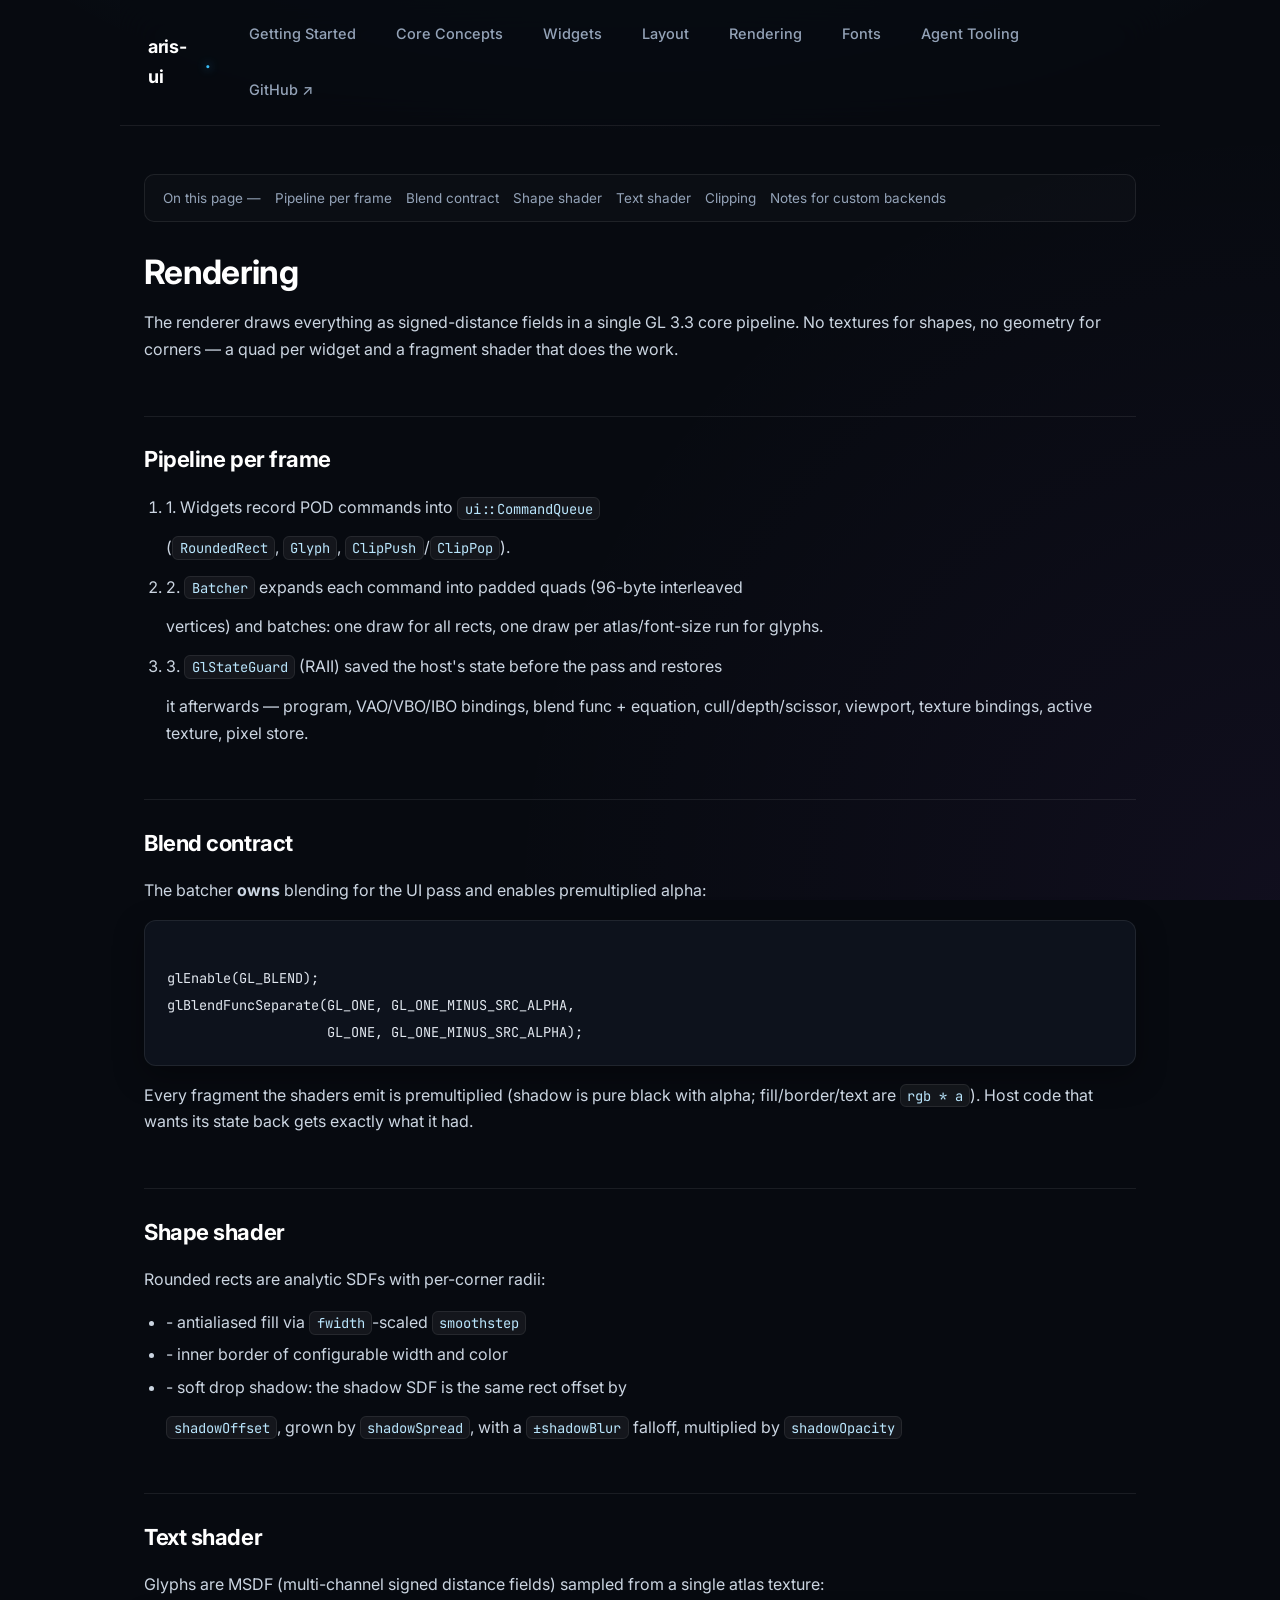
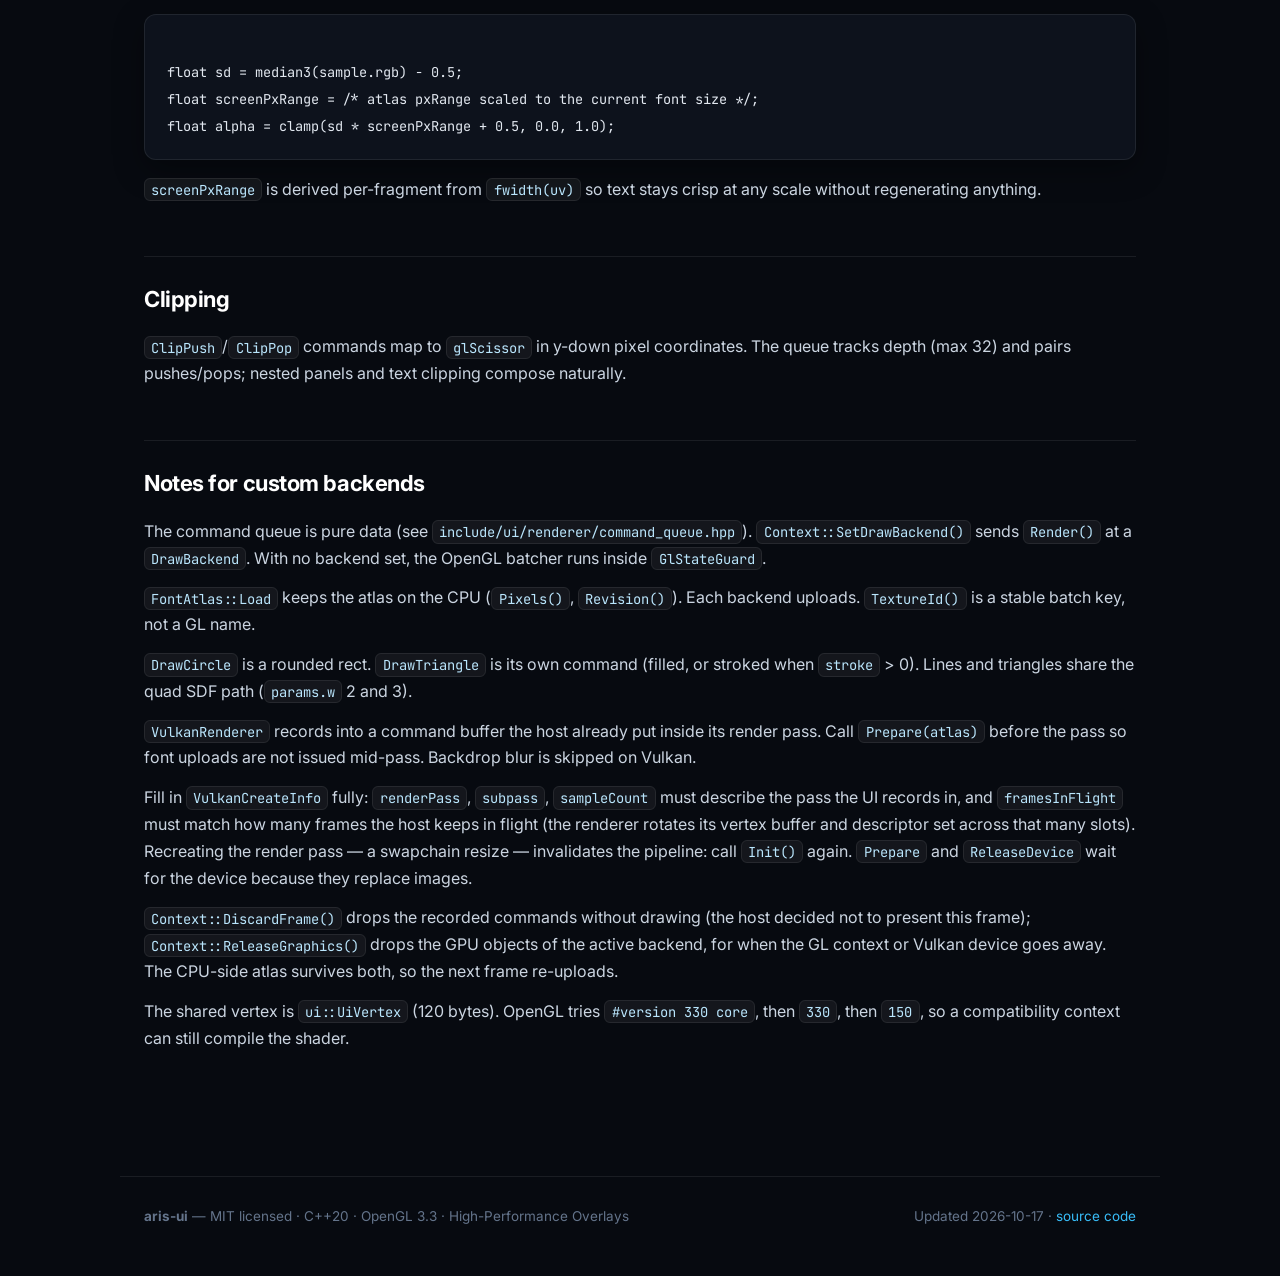
<file: docs/rendering.html>
<!doctype html>
<html lang="en">
<head>
<meta charset="utf-8">
<meta name="viewport" content="width=device-width, initial-scale=1">
<title>Rendering — aris-ui</title>
<meta name="description" content="aris-ui documentation — Rendering">
<link rel="stylesheet" href="style.css">
</head>
<body>
<header class="site">
  <a class="logo" href="index.html">aris-ui<span class="dot">.</span></a>
  <nav>
    <a href="getting-started.html">Getting Started</a><a href="core-concepts.html">Core Concepts</a><a href="widgets.html">Widgets</a><a href="layout.html">Layout</a><a href="rendering.html">Rendering</a><a href="fonts.html">Fonts</a><a href="agent-tooling.html">Agent Tooling</a>
    <a href="https://github.com/naczo5/aris-ui" target="_blank" rel="noopener">GitHub ↗</a>
  </nav>
</header>
<main class="site">
<div class="toc">On this page — <a href="#pipeline-per-frame">Pipeline per frame</a> <a href="#blend-contract">Blend contract</a> <a href="#shape-shader">Shape shader</a> <a href="#text-shader">Text shader</a> <a href="#clipping">Clipping</a> <a href="#notes-for-custom-backends">Notes for custom backends</a></div>
<h1>Rendering</h1>
<p>The renderer draws everything as signed-distance fields in a single GL 3.3 core pipeline. No textures for shapes, no geometry for corners — a quad per widget and a fragment shader that does the work.</p>
<h2 id="pipeline-per-frame">Pipeline per frame</h2>
<ol>
<li>1. Widgets record POD commands into <code>ui::CommandQueue</code></li>
<p>(<code>RoundedRect</code>, <code>Glyph</code>, <code>ClipPush</code>/<code>ClipPop</code>).</p>
<li>2. <code>Batcher</code> expands each command into padded quads (96-byte interleaved</li>
<p>vertices) and batches: one draw for all rects, one draw per atlas/font-size run for glyphs.</p>
<li>3. <code>GlStateGuard</code> (RAII) saved the host&#x27;s state before the pass and restores</li>
<p>it afterwards — program, VAO/VBO/IBO bindings, blend func + equation, cull/depth/scissor, viewport, texture bindings, active texture, pixel store.</p>
</ol>
<h2 id="blend-contract">Blend contract</h2>
<p>The batcher <strong>owns</strong> blending for the UI pass and enables premultiplied alpha:</p>
<pre><code>
glEnable(GL_BLEND);
glBlendFuncSeparate(GL_ONE, GL_ONE_MINUS_SRC_ALPHA,
                    GL_ONE, GL_ONE_MINUS_SRC_ALPHA);
</code></pre>
<p>Every fragment the shaders emit is premultiplied (shadow is pure black with alpha; fill/border/text are <code>rgb * a</code>). Host code that wants its state back gets exactly what it had.</p>
<h2 id="shape-shader">Shape shader</h2>
<p>Rounded rects are analytic SDFs with per-corner radii:</p>
<ul>
<li>- antialiased fill via <code>fwidth</code>-scaled <code>smoothstep</code></li>
<li>- inner border of configurable width and color</li>
<li>- soft drop shadow: the shadow SDF is the same rect offset by</li>
<p><code>shadowOffset</code>, grown by <code>shadowSpread</code>, with a <code>±shadowBlur</code> falloff, multiplied by <code>shadowOpacity</code></p>
</ul>
<h2 id="text-shader">Text shader</h2>
<p>Glyphs are MSDF (multi-channel signed distance fields) sampled from a single atlas texture:</p>
<pre><code>
float sd = median3(sample.rgb) - 0.5;
float screenPxRange = /* atlas pxRange scaled to the current font size */;
float alpha = clamp(sd * screenPxRange + 0.5, 0.0, 1.0);
</code></pre>
<p><code>screenPxRange</code> is derived per-fragment from <code>fwidth(uv)</code> so text stays crisp at any scale without regenerating anything.</p>
<h2 id="clipping">Clipping</h2>
<p><code>ClipPush</code>/<code>ClipPop</code> commands map to <code>glScissor</code> in y-down pixel coordinates. The queue tracks depth (max 32) and pairs pushes/pops; nested panels and text clipping compose naturally.</p>
<h2 id="notes-for-custom-backends">Notes for custom backends</h2>
<p>The command queue is pure data (see <code>include/ui/renderer/command_queue.hpp</code>). <code>Context::SetDrawBackend()</code> sends <code>Render()</code> at a <code>DrawBackend</code>. With no backend set, the OpenGL batcher runs inside <code>GlStateGuard</code>.</p>
<p><code>FontAtlas::Load</code> keeps the atlas on the CPU (<code>Pixels()</code>, <code>Revision()</code>). Each backend uploads. <code>TextureId()</code> is a stable batch key, not a GL name.</p>
<p><code>DrawCircle</code> is a rounded rect. <code>DrawTriangle</code> is its own command (filled, or stroked when <code>stroke</code> &gt; 0). Lines and triangles share the quad SDF path (<code>params.w</code> 2 and 3).</p>
<p><code>VulkanRenderer</code> records into a command buffer the host already put inside its render pass. Call <code>Prepare(atlas)</code> before the pass so font uploads are not issued mid-pass. Backdrop blur is skipped on Vulkan.</p>
<p>Fill in <code>VulkanCreateInfo</code> fully: <code>renderPass</code>, <code>subpass</code>, <code>sampleCount</code> must describe the pass the UI records in, and <code>framesInFlight</code> must match how many frames the host keeps in flight (the renderer rotates its vertex buffer and descriptor set across that many slots). Recreating the render pass — a swapchain resize — invalidates the pipeline: call <code>Init()</code> again. <code>Prepare</code> and <code>ReleaseDevice</code> wait for the device because they replace images.</p>
<p><code>Context::DiscardFrame()</code> drops the recorded commands without drawing (the host decided not to present this frame); <code>Context::ReleaseGraphics()</code> drops the GPU objects of the active backend, for when the GL context or Vulkan device goes away. The CPU-side atlas survives both, so the next frame re-uploads.</p>
<p>The shared vertex is <code>ui::UiVertex</code> (120 bytes). OpenGL tries <code>#version 330 core</code>, then <code>330</code>, then <code>150</code>, so a compatibility context can still compile the shader.</p>
</main>
<footer class="site">
  <span><b>aris-ui</b> — MIT licensed · C++20 · OpenGL 3.3 · High-Performance Overlays</span>
  <span>Updated 2026-10-17 · <a href="https://github.com/naczo5/aris-ui">source code</a></span>
</footer>
</body>
</html>
</file>
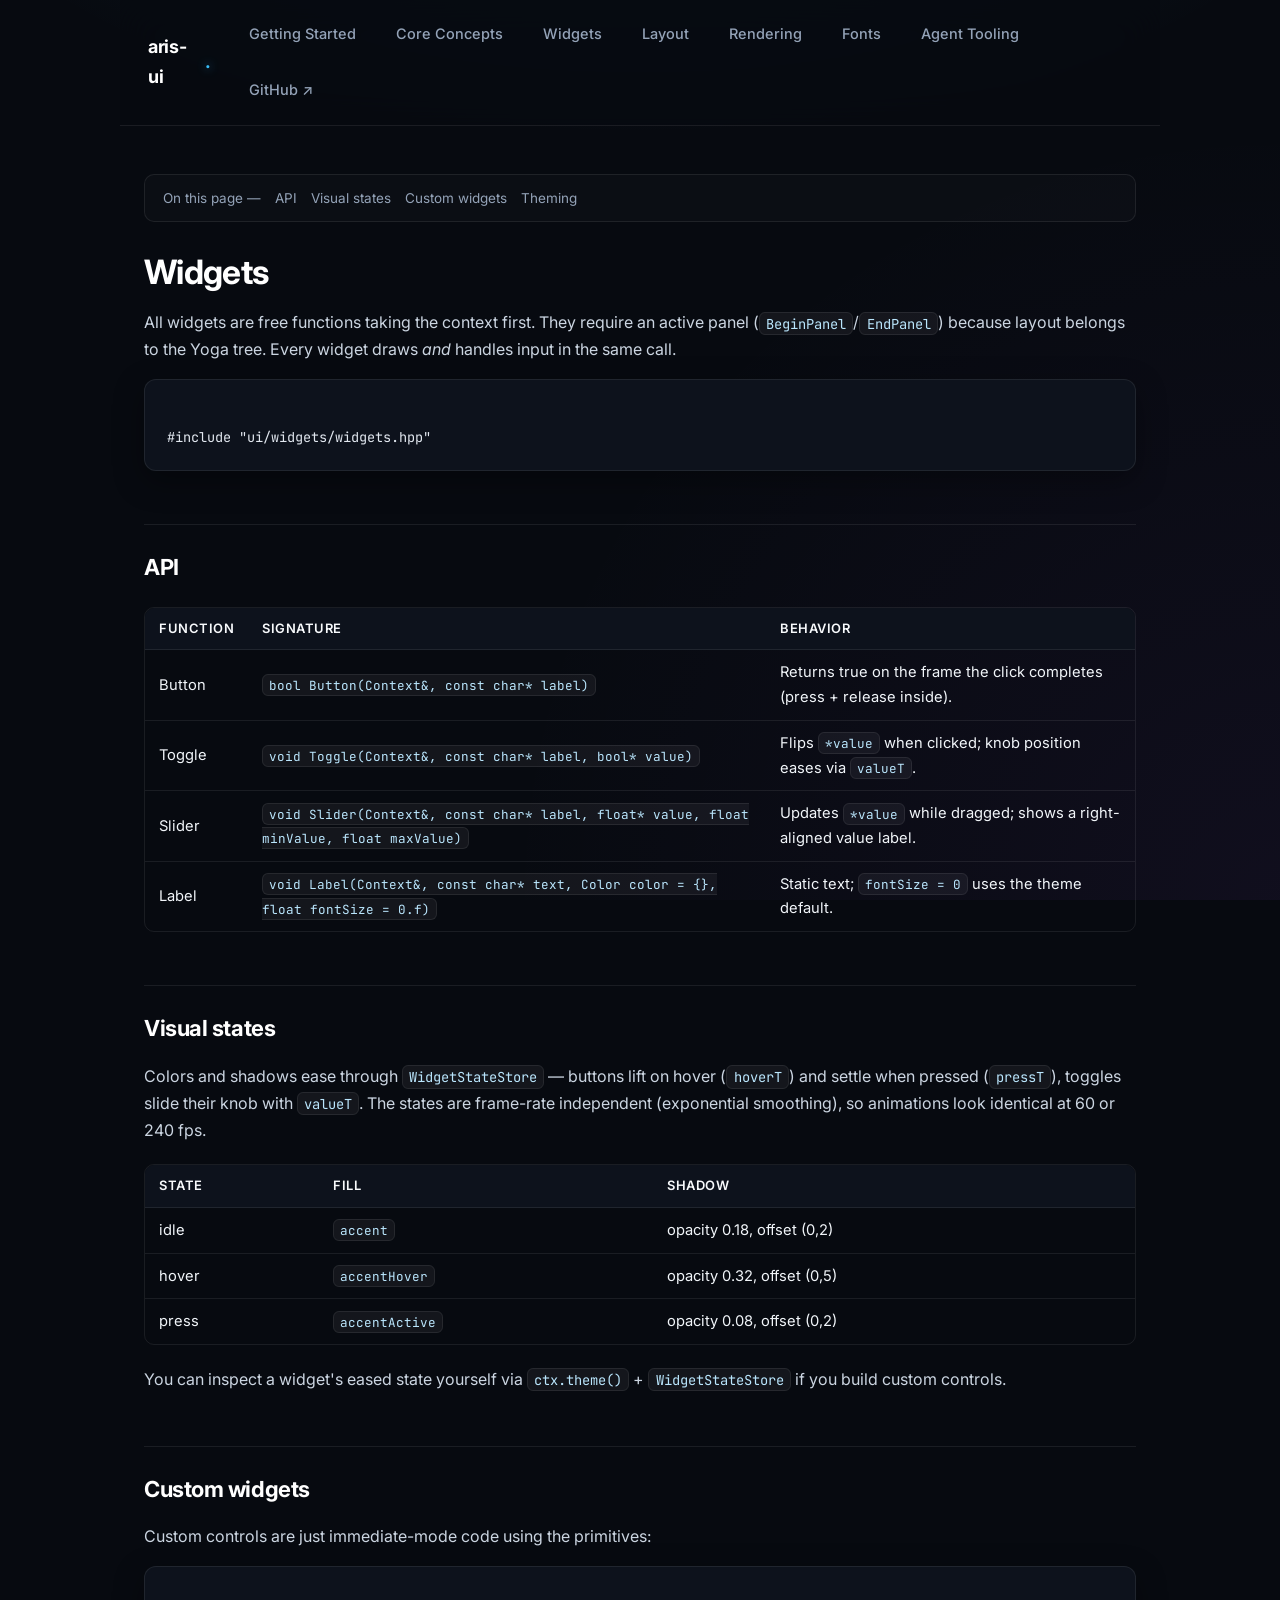
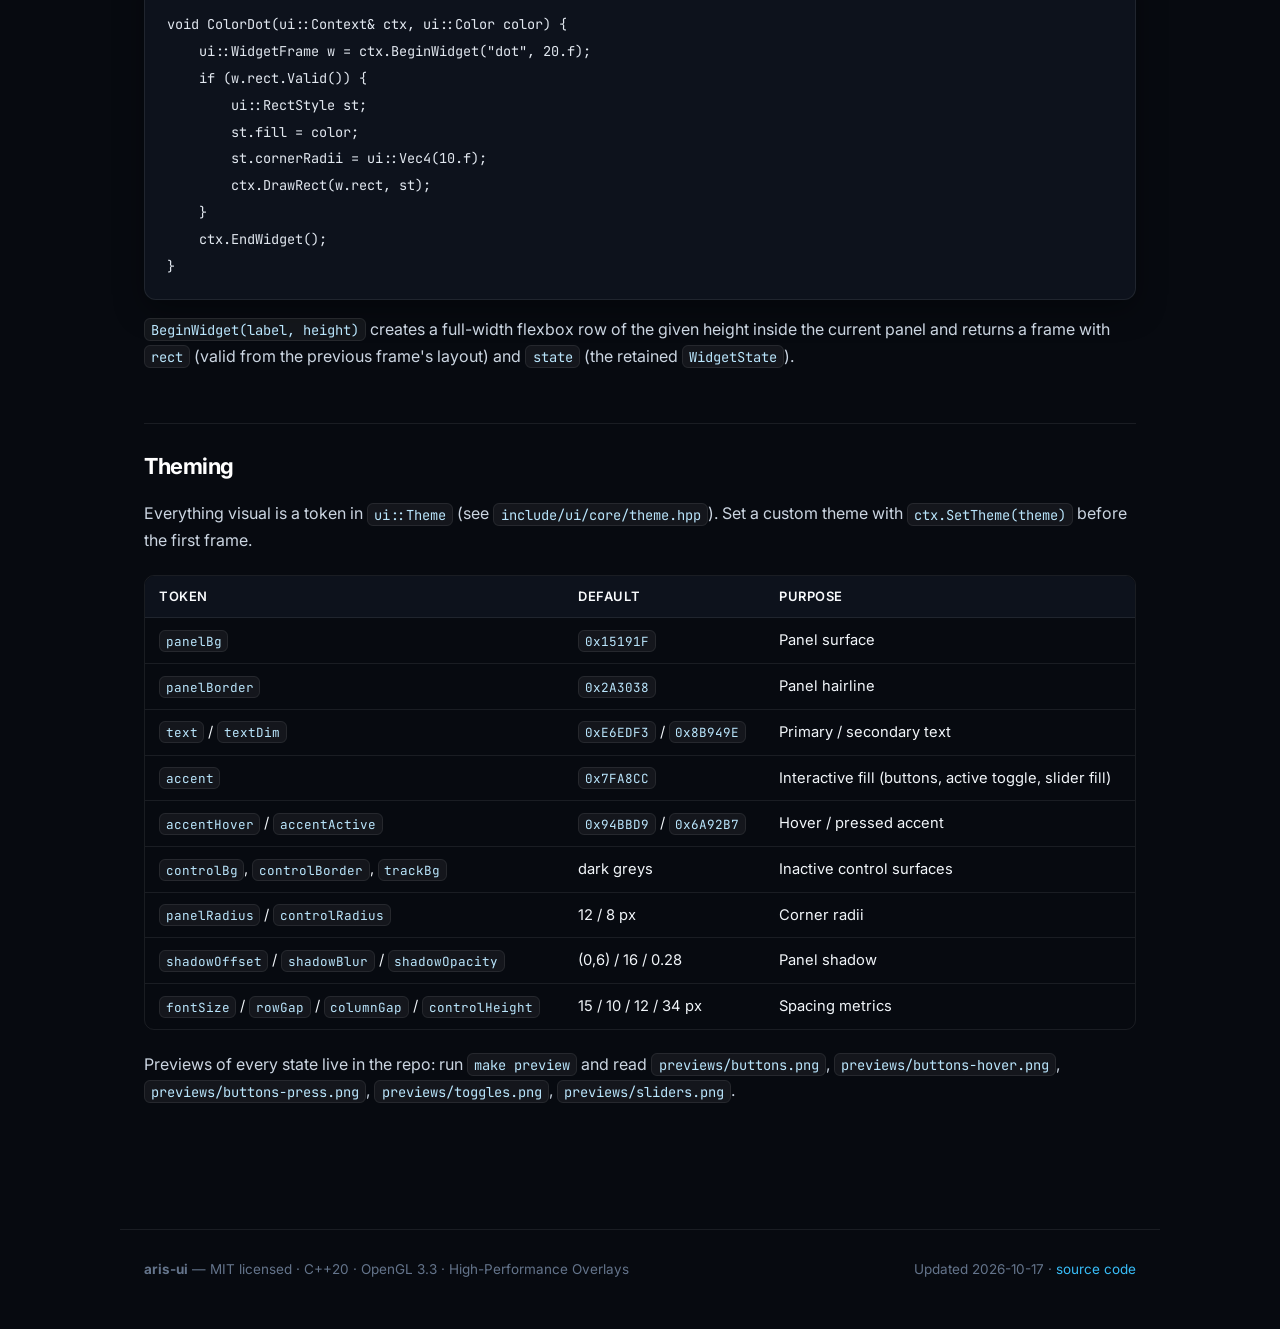
<file: docs/widgets.html>
<!doctype html>
<html lang="en">
<head>
<meta charset="utf-8">
<meta name="viewport" content="width=device-width, initial-scale=1">
<title>Widgets — aris-ui</title>
<meta name="description" content="aris-ui documentation — Widgets">
<link rel="stylesheet" href="style.css">
</head>
<body>
<header class="site">
  <a class="logo" href="index.html">aris-ui<span class="dot">.</span></a>
  <nav>
    <a href="getting-started.html">Getting Started</a><a href="core-concepts.html">Core Concepts</a><a href="widgets.html">Widgets</a><a href="layout.html">Layout</a><a href="rendering.html">Rendering</a><a href="fonts.html">Fonts</a><a href="agent-tooling.html">Agent Tooling</a>
    <a href="https://github.com/naczo5/aris-ui" target="_blank" rel="noopener">GitHub ↗</a>
  </nav>
</header>
<main class="site">
<div class="toc">On this page — <a href="#api">API</a> <a href="#visual-states">Visual states</a> <a href="#custom-widgets">Custom widgets</a> <a href="#theming">Theming</a></div>
<h1>Widgets</h1>
<p>All widgets are free functions taking the context first. They require an active panel (<code>BeginPanel</code>/<code>EndPanel</code>) because layout belongs to the Yoga tree. Every widget draws <em>and</em> handles input in the same call.</p>
<pre><code>
#include &quot;ui/widgets/widgets.hpp&quot;
</code></pre>
<h2 id="api">API</h2>
<table>
<tr><th>Function</th><th>Signature</th><th>Behavior</th></tr>
<tr><td>Button</td><td><code>bool Button(Context&amp;, const char* label)</code></td><td>Returns true on the frame the click completes (press + release inside).</td></tr>
<tr><td>Toggle</td><td><code>void Toggle(Context&amp;, const char* label, bool* value)</code></td><td>Flips <code>*value</code> when clicked; knob position eases via <code>valueT</code>.</td></tr>
<tr><td>Slider</td><td><code>void Slider(Context&amp;, const char* label, float* value, float minValue, float maxValue)</code></td><td>Updates <code>*value</code> while dragged; shows a right-aligned value label.</td></tr>
<tr><td>Label</td><td><code>void Label(Context&amp;, const char* text, Color color = {}, float fontSize = 0.f)</code></td><td>Static text; <code>fontSize = 0</code> uses the theme default.</td></tr>
</table>
<h2 id="visual-states">Visual states</h2>
<p>Colors and shadows ease through <code>WidgetStateStore</code> — buttons lift on hover (<code>hoverT</code>) and settle when pressed (<code>pressT</code>), toggles slide their knob with <code>valueT</code>. The states are frame-rate independent (exponential smoothing), so animations look identical at 60 or 240 fps.</p>
<table>
<tr><th>State</th><th>Fill</th><th>Shadow</th></tr>
<tr><td>idle</td><td><code>accent</code></td><td>opacity 0.18, offset (0,2)</td></tr>
<tr><td>hover</td><td><code>accentHover</code></td><td>opacity 0.32, offset (0,5)</td></tr>
<tr><td>press</td><td><code>accentActive</code></td><td>opacity 0.08, offset (0,2)</td></tr>
</table>
<p>You can inspect a widget&#x27;s eased state yourself via <code>ctx.theme()</code> + <code>WidgetStateStore</code> if you build custom controls.</p>
<h2 id="custom-widgets">Custom widgets</h2>
<p>Custom controls are just immediate-mode code using the primitives:</p>
<pre><code>
void ColorDot(ui::Context&amp; ctx, ui::Color color) {
    ui::WidgetFrame w = ctx.BeginWidget(&quot;dot&quot;, 20.f);
    if (w.rect.Valid()) {
        ui::RectStyle st;
        st.fill = color;
        st.cornerRadii = ui::Vec4(10.f);
        ctx.DrawRect(w.rect, st);
    }
    ctx.EndWidget();
}
</code></pre>
<p><code>BeginWidget(label, height)</code> creates a full-width flexbox row of the given height inside the current panel and returns a frame with <code>rect</code> (valid from the previous frame&#x27;s layout) and <code>state</code> (the retained <code>WidgetState</code>).</p>
<h2 id="theming">Theming</h2>
<p>Everything visual is a token in <code>ui::Theme</code> (see <code>include/ui/core/theme.hpp</code>). Set a custom theme with <code>ctx.SetTheme(theme)</code> before the first frame.</p>
<table>
<tr><th>Token</th><th>Default</th><th>Purpose</th></tr>
<tr><td><code>panelBg</code></td><td><code>0x15191F</code></td><td>Panel surface</td></tr>
<tr><td><code>panelBorder</code></td><td><code>0x2A3038</code></td><td>Panel hairline</td></tr>
<tr><td><code>text</code> / <code>textDim</code></td><td><code>0xE6EDF3</code> / <code>0x8B949E</code></td><td>Primary / secondary text</td></tr>
<tr><td><code>accent</code></td><td><code>0x7FA8CC</code></td><td>Interactive fill (buttons, active toggle, slider fill)</td></tr>
<tr><td><code>accentHover</code> / <code>accentActive</code></td><td><code>0x94BBD9</code> / <code>0x6A92B7</code></td><td>Hover / pressed accent</td></tr>
<tr><td><code>controlBg</code>, <code>controlBorder</code>, <code>trackBg</code></td><td>dark greys</td><td>Inactive control surfaces</td></tr>
<tr><td><code>panelRadius</code> / <code>controlRadius</code></td><td>12 / 8 px</td><td>Corner radii</td></tr>
<tr><td><code>shadowOffset</code> / <code>shadowBlur</code> / <code>shadowOpacity</code></td><td>(0,6) / 16 / 0.28</td><td>Panel shadow</td></tr>
<tr><td><code>fontSize</code> / <code>rowGap</code> / <code>columnGap</code> / <code>controlHeight</code></td><td>15 / 10 / 12 / 34 px</td><td>Spacing metrics</td></tr>
</table>
<p>Previews of every state live in the repo: run <code>make preview</code> and read <code>previews/buttons.png</code>, <code>previews/buttons-hover.png</code>, <code>previews/buttons-press.png</code>, <code>previews/toggles.png</code>, <code>previews/sliders.png</code>.</p>
</main>
<footer class="site">
  <span><b>aris-ui</b> — MIT licensed · C++20 · OpenGL 3.3 · High-Performance Overlays</span>
  <span>Updated 2026-10-17 · <a href="https://github.com/naczo5/aris-ui">source code</a></span>
</footer>
</body>
</html>
</file>
<file: docs/style.css>
/* aris-ui docs — modern glassy dark theme, vibrant neon/steel accents */
@import url('https://fonts.googleapis.com/css2?family=Inter:wght@400;500;600;700&family=JetBrains+Mono:wght@400;500;600&display=swap');

:root {
  --bg: #070a10;          /* deep midnight obsidian */
  --bg2: #0d121c;         /* raised surface */
  --panel: #111824;       /* card / panel surface */
  --panel-hover: #162030;
  --line: rgba(255, 255, 255, 0.08); /* subtle borders */
  --line-strong: rgba(255, 255, 255, 0.16);
  --text: #f1f5f9;        /* high-legibility primary text */
  --dim: #94a3b8;         /* secondary slate text */
  --dimmer: #64748b;
  --accent: #38bdf8;      /* electric sky cyan */
  --accent-soft: #7dd3fc;
  --accent-glow: rgba(56, 189, 248, 0.25);
  --emerald: #10b981;
  --purple: #a855f7;
  --amber: #f59e0b;
  --mono: "JetBrains Mono", ui-monospace, SFMono-Regular, Menlo, Consolas, monospace;
  --sans: "Inter", -apple-system, BlinkMacSystemFont, "Segoe UI", Roboto, sans-serif;
}
* { box-sizing: border-box; }
html { scroll-behavior: smooth; }
body {
  margin: 0; background: var(--bg); color: var(--text);
  font: 16px/1.68 var(--sans);
  -webkit-font-smoothing: antialiased;
  background-image:
    radial-gradient(ellipse 80% 50% at 50% -20%, rgba(56, 189, 248, 0.12), transparent 70%),
    radial-gradient(circle at 100% 100%, rgba(168, 85, 247, 0.06), transparent 50%);
  background-attachment: fixed;
}
a { color: var(--accent); text-decoration: none; transition: color 0.18s ease; }
a:hover { color: var(--accent-soft); text-decoration: none; }
code {
  font-family: var(--mono); font-size: 0.86em;
  background: rgba(255, 255, 255, 0.05); border: 1px solid var(--line);
  border-radius: 6px; padding: 0.12em 0.45em; color: #bae6fd;
}
pre {
  background: var(--bg2); border: 1px solid var(--line);
  border-radius: 12px; padding: 18px 22px; overflow-x: auto;
  box-shadow: 0 10px 30px rgba(0,0,0,0.35);
}
pre code { background: none; border: none; padding: 0; font-size: 0.85em; line-height: 1.6; color: #e2e8f0; }
h1, h2, h3, h4 { font-weight: 700; letter-spacing: -0.02em; color: #ffffff; }
h1 { font-size: 2.1em; margin: 0.3em 0 0.5em; line-height: 1.2; }
h2 {
  font-size: 1.38em; margin: 2.4em 0 0.7em; padding-top: 1.1em;
  border-top: 1px solid var(--line);
}
h3 { font-size: 1.12em; margin: 1.8em 0 0.5em; }
p { margin: 0.8em 0; color: #cbd5e1; }
ul, ol { padding-left: 1.4em; color: #cbd5e1; }
li { margin: 0.35em 0; }
table {
  border-collapse: separate; border-spacing: 0;
  margin: 1.4em 0; width: 100%; font-size: 0.92em;
  border: 1px solid var(--line); border-radius: 10px; overflow: hidden;
}
th, td { border-bottom: 1px solid var(--line); padding: 10px 14px; text-align: left; }
tr:last-child td { border-bottom: none; }
th { background: var(--bg2); color: #f8fafc; font-weight: 600; font-size: 0.88em; text-transform: uppercase; letter-spacing: 0.04em; }
tr:hover td { background: rgba(255, 255, 255, 0.02); }
hr { border: none; border-top: 1px solid var(--line); margin: 2.4em 0; }

/* layout */
.site { max-width: 1040px; margin: 0 auto; padding: 0 24px; }
header.site {
  display: flex; align-items: center; gap: 28px;
  padding: 16px 28px; border-bottom: 1px solid var(--line);
  position: sticky; top: 0; background: rgba(7, 10, 16, 0.82);
  backdrop-filter: blur(18px); -webkit-backdrop-filter: blur(18px); z-index: 100;
}
.logo {
  font-weight: 700; font-size: 18px; letter-spacing: -0.02em; color: #ffffff;
  display: flex; align-items: center; gap: 4px;
}
.logo:hover { text-decoration: none; }
.logo .dot { color: var(--accent); text-shadow: 0 0 10px var(--accent); }
header.site nav { display: flex; gap: 20px; flex-wrap: wrap; margin-left: auto; align-items: center; }
header.site nav a {
  color: var(--dim); font-size: 14.5px; font-weight: 500;
  padding: 6px 10px; border-radius: 6px; transition: all 0.18s;
}
header.site nav a:hover { color: #ffffff; background: rgba(255, 255, 255, 0.06); text-decoration: none; }
main.site { padding: 48px 24px 32px; }
footer.site {
  border-top: 1px solid var(--line); color: var(--dimmer);
  font-size: 13.5px; padding: 28px 24px 48px; margin-top: 80px;
  display: flex; justify-content: space-between; flex-wrap: wrap; gap: 12px;
}
.toc {
  background: rgba(255, 255, 255, 0.02); border: 1px solid var(--line);
  border-radius: 10px; padding: 12px 18px; color: var(--dim);
  font-size: 13.5px; margin-bottom: 2.2em; display: flex; flex-wrap: wrap; gap: 14px; align-items: center;
}
.toc a { color: var(--dim); white-space: nowrap; }
.toc a:hover { color: var(--accent); }
</file>
